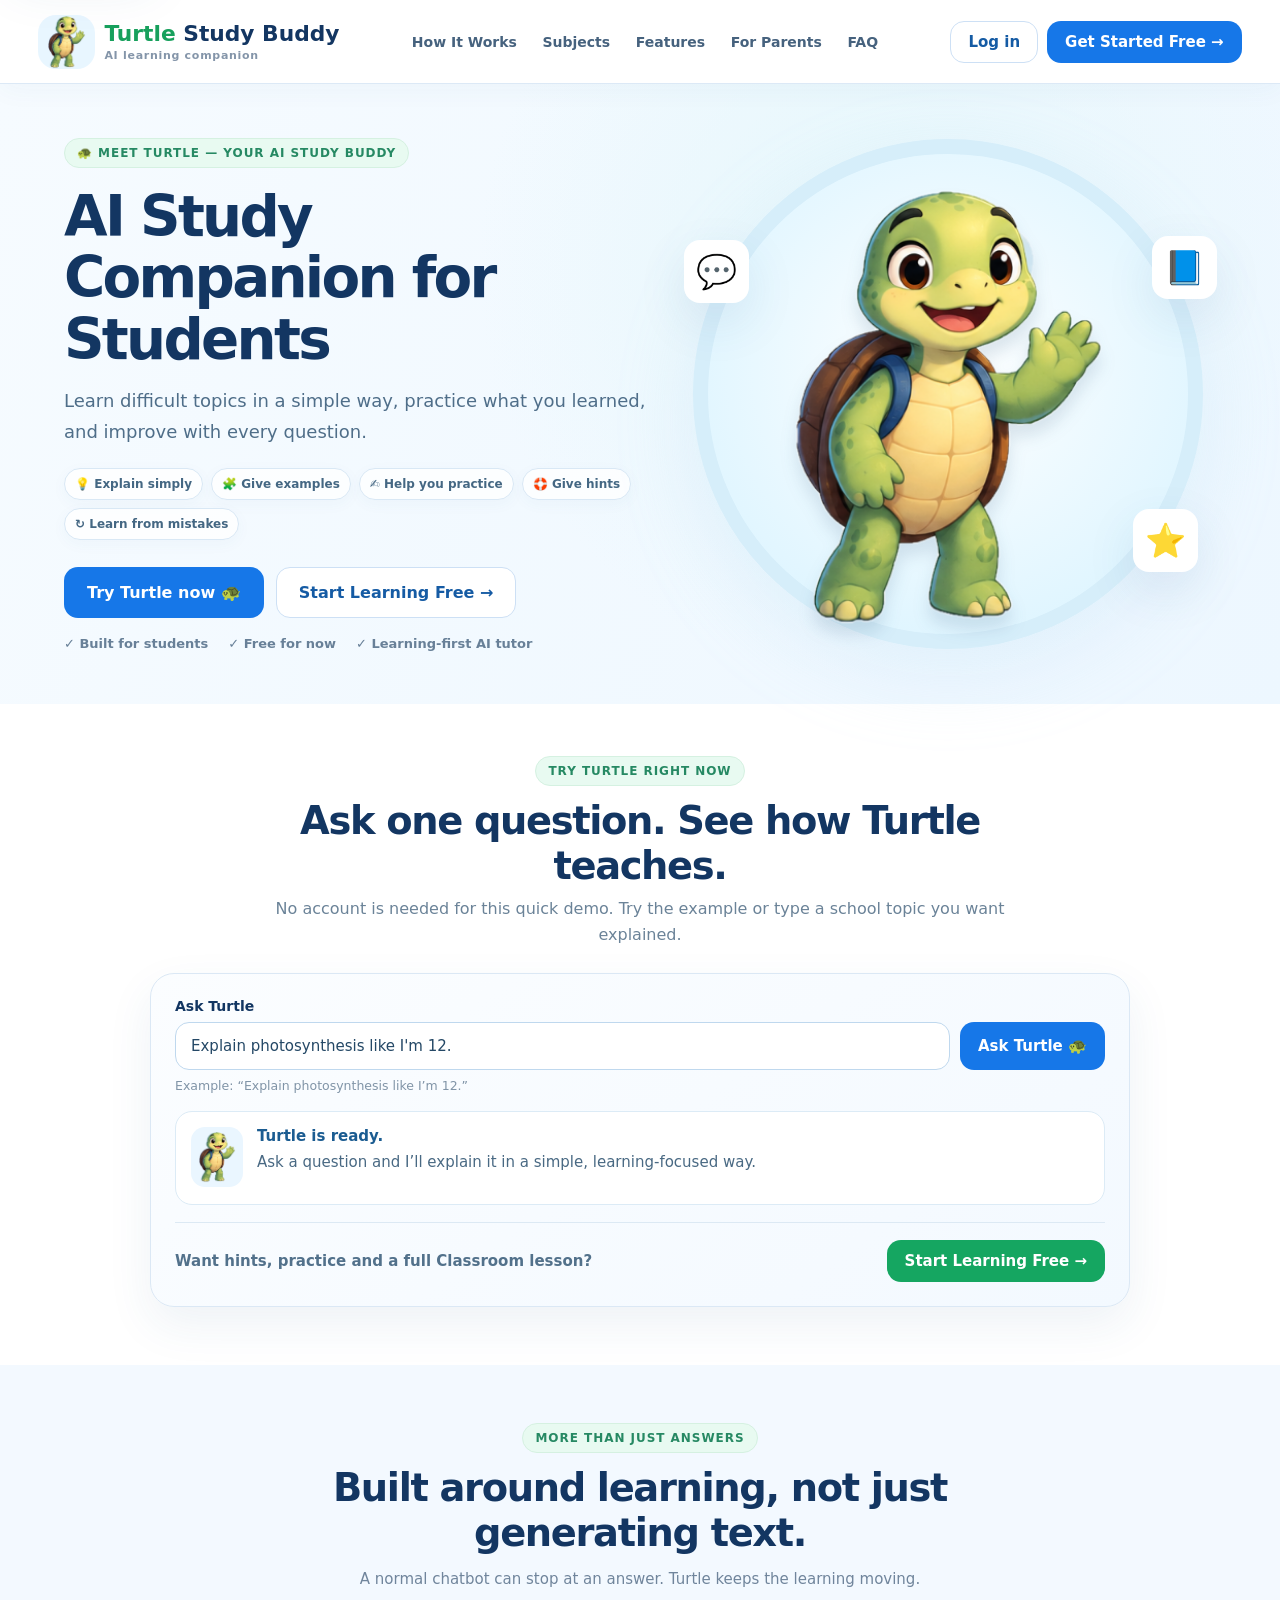
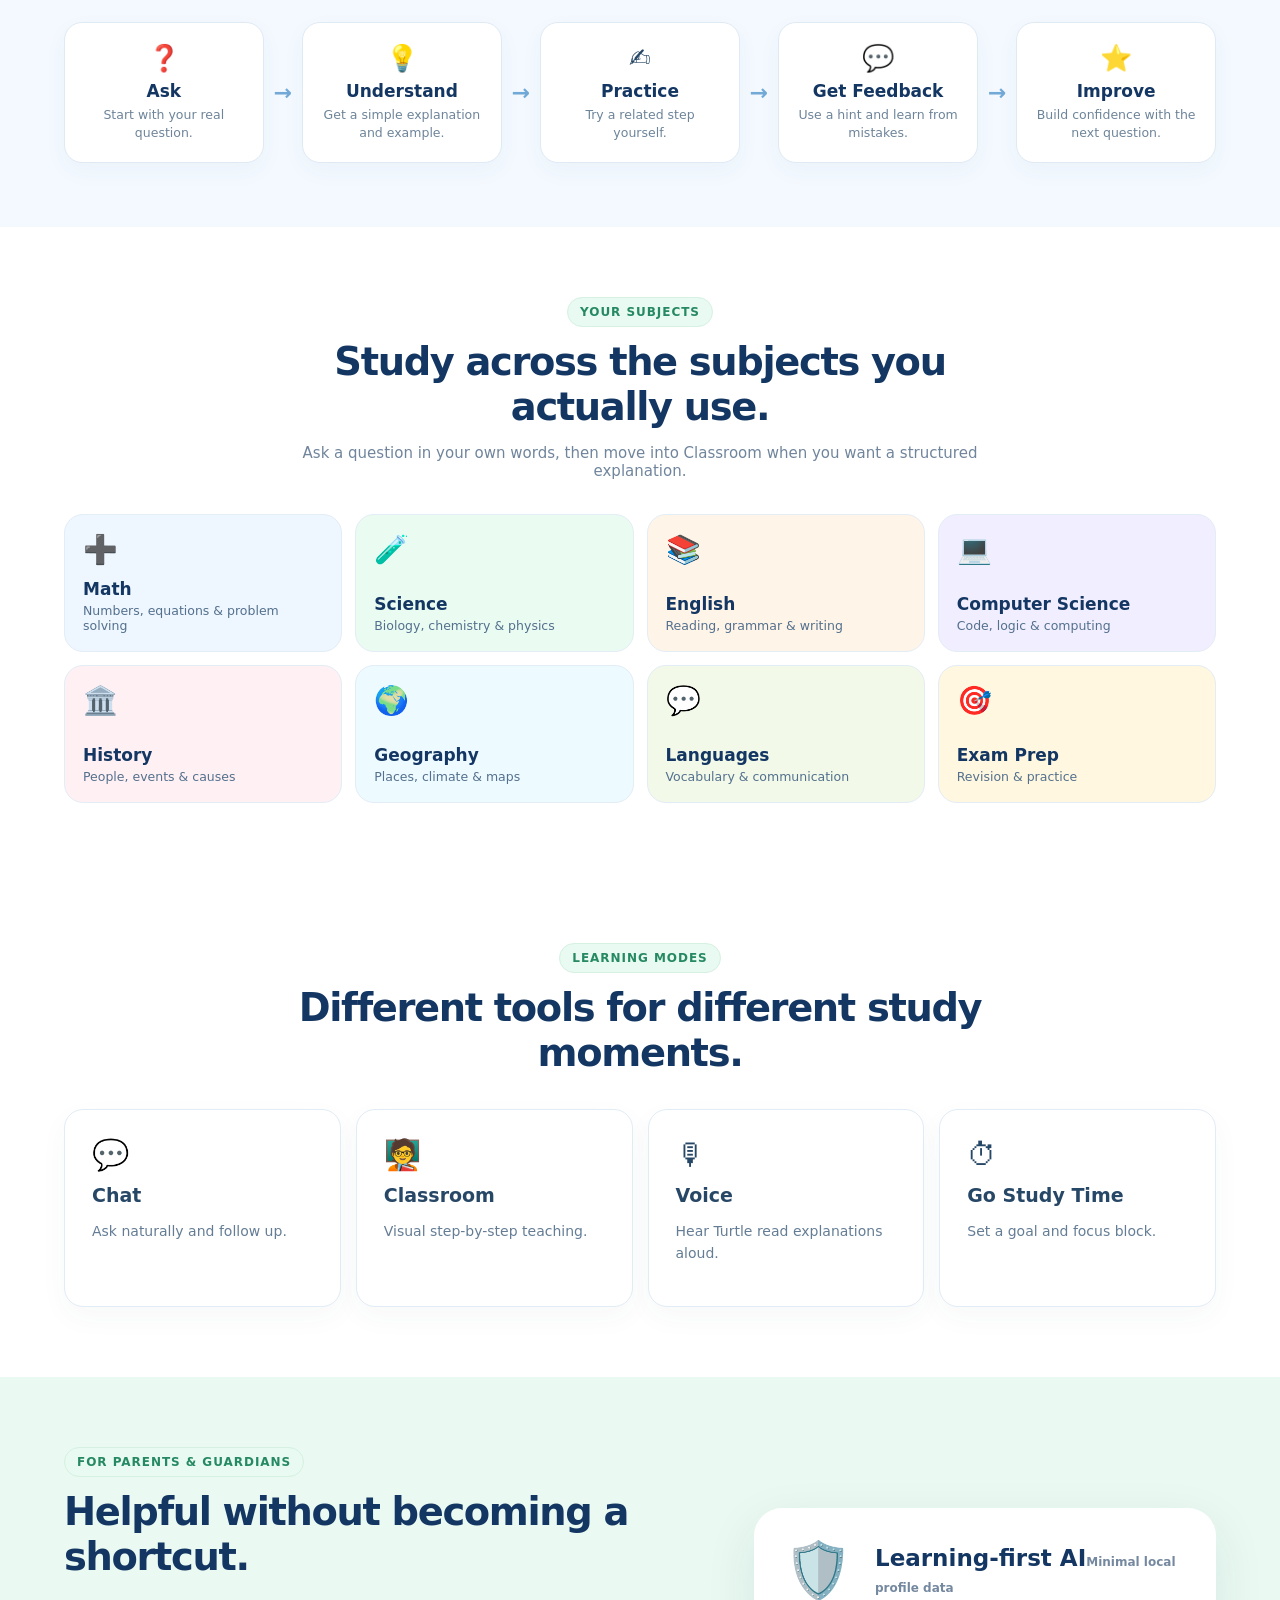
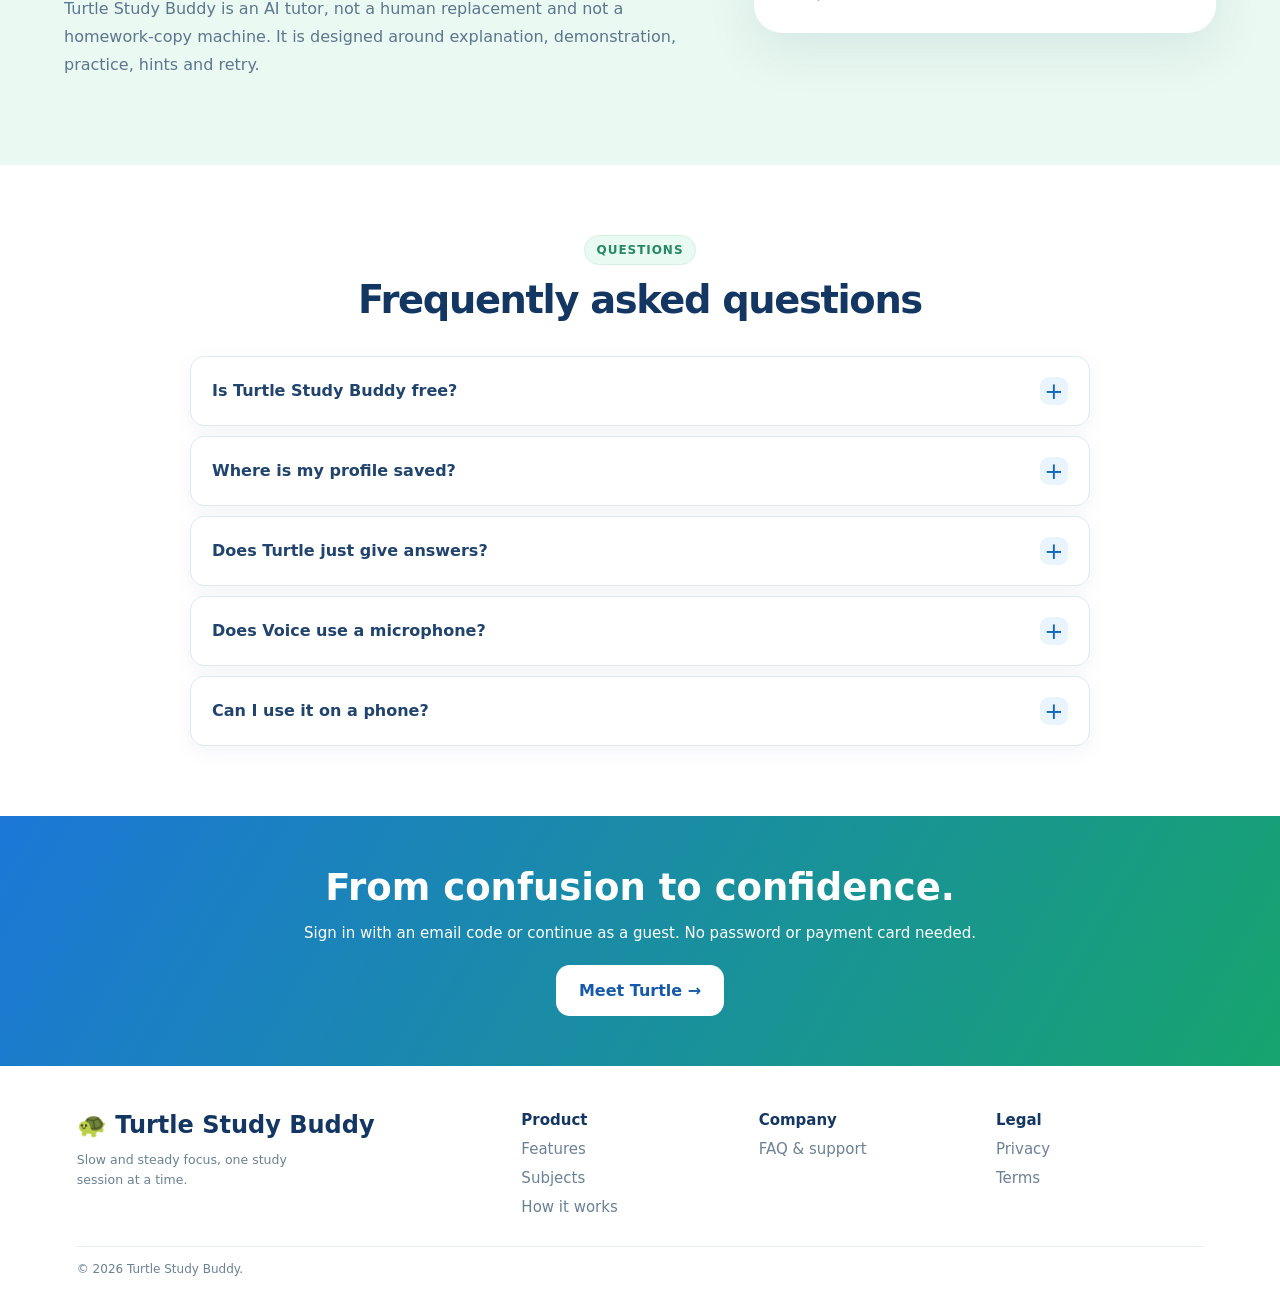
<file: index.html>
<!doctype html>
<html lang="en"><head>
<meta charset="utf-8"/><meta content="width=device-width,initial-scale=1" name="viewport"/><meta content="#f7fbff" name="theme-color"/>
<title>Turtle Study Buddy | AI Study Companion for Students</title><meta content="Turtle Study Buddy is an AI study companion that helps students understand difficult topics with simple explanations, examples, hints, and practice." name="description"/><meta content="index,follow" name="robots"/>
<link href="https://turtle-study-buddy.pages.dev/" rel="canonical"/><link href="favicon.ico" rel="icon" sizes="any"/><link href="favicon.png" rel="icon" type="image/png"/>
<meta content="website" property="og:type"/><meta content="Turtle Study Buddy — AI Study Companion for Students" property="og:title"/><meta content="Turtle doesn’t just give you answers. It helps you understand them through simple explanations, examples, hints and practice." property="og:description"/>
<meta content="https://turtle-study-buddy.pages.dev/" property="og:url"/><meta content="https://turtle-study-buddy.pages.dev/assets/og-image.png" property="og:image"/>
<meta content="summary_large_image" name="twitter:card"/><link href="assets/css/site.css" rel="stylesheet"/>
<meta name="google-site-verification" content="Xlsjcp3GYE3N4XjeU2lMOaMOISOszyAjkabb6DeTIyE" /></head><body><a class="skip" href="#main">Skip to content</a><header class="site-head"><a class="brand" href="index.html"><span class="brand-avatar"><img alt="" src="assets/turtle/turtle-static.png"/></span><span><strong><span class="green-text">Turtle</span> Study Buddy</strong><small>AI learning companion</small></span></a><nav class="public-nav"><a href="index.html#how-it-works">How It Works</a><a href="index.html#subjects">Subjects</a><a href="index.html#features">Features</a><a href="index.html#for-parents">For Parents</a><a href="faq.html">FAQ</a></nav><div class="head-right"><a class="btn btn-light" href="start.html">Log in</a><a class="btn btn-blue" href="start.html">Get Started Free →</a></div></header><main class="landing" id="main">

<section aria-labelledby="hero-title" class="hero hero-clear">
<div class="hero-text">
<span class="eyebrow">🐢 MEET TURTLE — YOUR AI STUDY BUDDY</span>
<h1 id="hero-title">AI Study Companion for Students</h1>
<p class="hero-lead">Learn difficult topics in a simple way, practice what you learned, and improve with every question.</p>
<div aria-label="What Turtle can help with" class="capability-strip">
<span>💡 Explain simply</span>
<span>🧩 Give examples</span>
<span>✍️ Help you practice</span>
<span>🛟 Give hints</span>
<span>↻ Learn from mistakes</span>
</div>
<div class="hero-buttons">
<a class="btn btn-blue btn-big" href="#try-turtle">Try Turtle now 🐢</a>
<a class="btn btn-light btn-big" href="start.html">Start Learning Free →</a>
</div>
<div class="mini-perks"><span>✓ Built for students</span><span>✓ Free for now</span><span>✓ Learning-first AI tutor</span></div>
</div>
<div class="hero-art">
<div class="hero-orbit">
<img alt="Smiling green Turtle Study Buddy mascot" class="hero-turtle" src="assets/turtle/turtle-static.png"/>
<div aria-hidden="true" class="hero-tile tile-a">💬</div>
<div aria-hidden="true" class="hero-tile tile-b">📘</div>
<div aria-hidden="true" class="hero-tile tile-c">⭐</div>
</div>
</div>
</section>
<section aria-labelledby="try-title" class="home-section try-section" id="try-turtle">
<div class="try-copy">
<span class="eyebrow">TRY TURTLE RIGHT NOW</span>
<h2 id="try-title">Ask one question. See how Turtle teaches.</h2>
<p>No account is needed for this quick demo. Try the example or type a school topic you want explained.</p>
</div>
<div class="try-shell">
<div class="try-prompt">
<label for="homeDemoInput">Ask Turtle</label>
<div class="try-input-row">
<input aria-describedby="homeDemoHint" id="homeDemoInput" maxlength="600" value="Explain photosynthesis like I'm 12."/>
<button class="btn btn-blue" id="homeDemoAsk" type="button">Ask Turtle 🐢</button>
</div>
<small id="homeDemoHint">Example: “Explain photosynthesis like I’m 12.”</small>
</div>
<div aria-live="polite" class="try-response" id="homeDemoResponse">
<img alt="" aria-hidden="true" src="assets/turtle/turtle-static.png"/>
<div class="try-bubble">
<strong>Turtle is ready.</strong>
<p>Ask a question and I’ll explain it in a simple, learning-focused way.</p>
</div>
</div>
<div class="try-footer">
<span>Want hints, practice and a full Classroom lesson?</span>
<a class="btn btn-green" href="start.html">Start Learning Free →</a>
</div>
</div>
</section>




<section class="home-section light-section learning-loop-section" id="how-it-works">
<div class="section-head">
<span class="eyebrow">MORE THAN JUST ANSWERS</span>
<h2>Built around learning, not just generating text.</h2>
<p>A normal chatbot can stop at an answer. Turtle keeps the learning moving.</p>
</div>
<div aria-label="Turtle learning flow" class="learning-flow">
<article><span class="flow-icon">❓</span><b>Ask</b><small>Start with your real question.</small></article>
<i aria-hidden="true">→</i>
<article><span class="flow-icon">💡</span><b>Understand</b><small>Get a simple explanation and example.</small></article>
<i aria-hidden="true">→</i>
<article><span class="flow-icon">✍️</span><b>Practice</b><small>Try a related step yourself.</small></article>
<i aria-hidden="true">→</i>
<article><span class="flow-icon">💬</span><b>Get Feedback</b><small>Use a hint and learn from mistakes.</small></article>
<i aria-hidden="true">→</i>
<article><span class="flow-icon">⭐</span><b>Improve</b><small>Build confidence with the next question.</small></article>
</div>
</section><section class="home-section" id="subjects"><div class="section-head"><span class="eyebrow">YOUR SUBJECTS</span><h2>Study across the subjects you actually use.</h2><p>Ask a question in your own words, then move into Classroom when you want a structured explanation.</p></div><div class="subject-cards"><article class="subject-card subject-c0"><span>➕</span><strong>Math</strong><small>Numbers, equations &amp; problem solving</small></article><article class="subject-card subject-c1"><span>🧪</span><strong>Science</strong><small>Biology, chemistry &amp; physics</small></article><article class="subject-card subject-c2"><span>📚</span><strong>English</strong><small>Reading, grammar &amp; writing</small></article><article class="subject-card subject-c3"><span>💻</span><strong>Computer Science</strong><small>Code, logic &amp; computing</small></article><article class="subject-card subject-c4"><span>🏛️</span><strong>History</strong><small>People, events &amp; causes</small></article><article class="subject-card subject-c5"><span>🌍</span><strong>Geography</strong><small>Places, climate &amp; maps</small></article><article class="subject-card subject-c6"><span>💬</span><strong>Languages</strong><small>Vocabulary &amp; communication</small></article><article class="subject-card subject-c7"><span>🎯</span><strong>Exam Prep</strong><small>Revision &amp; practice</small></article></div></section>

<section class="home-section" id="features"><div class="section-head"><span class="eyebrow">LEARNING MODES</span><h2>Different tools for different study moments.</h2></div><div class="mode-showcase"><div>💬<strong>Chat</strong><p>Ask naturally and follow up.</p></div><div>🧑‍🏫<strong>Classroom</strong><p>Visual step-by-step teaching.</p></div><div>🎙<strong>Voice</strong><p>Hear Turtle read explanations aloud.</p></div><div>⏱<strong>Go Study Time</strong><p>Set a goal and focus block.</p></div></div></section>
<section class="home-section parents" id="for-parents"><div><span class="eyebrow">FOR PARENTS &amp; GUARDIANS</span><h2>Helpful without becoming a shortcut.</h2><p>Turtle Study Buddy is an AI tutor, not a human replacement and not a homework-copy machine. It is designed around explanation, demonstration, practice, hints and retry.</p></div><div class="parent-decor">🛡️<span>Learning-first AI<small>Minimal local profile data</small></span></div></section>
<section class="home-section faq-section" id="faq"><div class="section-head"><span class="eyebrow">QUESTIONS</span><h2>Frequently asked questions</h2></div><div class="faq-list"><details><summary>Is Turtle Study Buddy free?</summary><p>Yes. The current live preview is free. There is no paid plan or checkout.</p></details><details><summary>Where is my profile saved?</summary><p>Guest mode keeps your nickname, age band, subject and local history in this browser. If you verify an email account, your profile and learning history can sync across devices. Questions sent to Turtle still go to the site’s Cloudflare AI function to generate replies.</p></details><details><summary>Does Turtle just give answers?</summary><p>The tutor is instructed to explain, demonstrate and give a short practice step instead of pretending learning is only about copying an answer.</p></details><details><summary>Does Voice use a microphone?</summary><p>No. Voice currently reads text aloud. It does not capture or store microphone audio.</p></details><details><summary>Can I use it on a phone?</summary><p>Yes. The home and learner pages adapt to smaller screens.</p></details></div></section>
<section class="home-last"><h2>From confusion to confidence.</h2><p>Sign in with an email code or continue as a guest. No password or payment card needed.</p><a class="btn btn-white btn-big" href="start.html">Meet Turtle →</a></section><footer class="footer"><div class="foot-brand"><b>🐢 Turtle Study Buddy</b><small>Slow and steady focus, one study session at a time.</small></div><div><b>Product</b><a href="index.html#features">Features</a><a href="index.html#subjects">Subjects</a><a href="index.html#how-it-works">How it works</a></div><div><b>Company</b><a href="faq.html">FAQ &amp; support</a></div><div class="legal-links"><b>Legal</b><a href="privacy.html">Privacy</a><a href="terms.html">Terms</a></div><div class="copyright">© 2026 Turtle Study Buddy.</div></footer></main><script src="assets/js/home.js" type="module"></script></body></html>
</file>
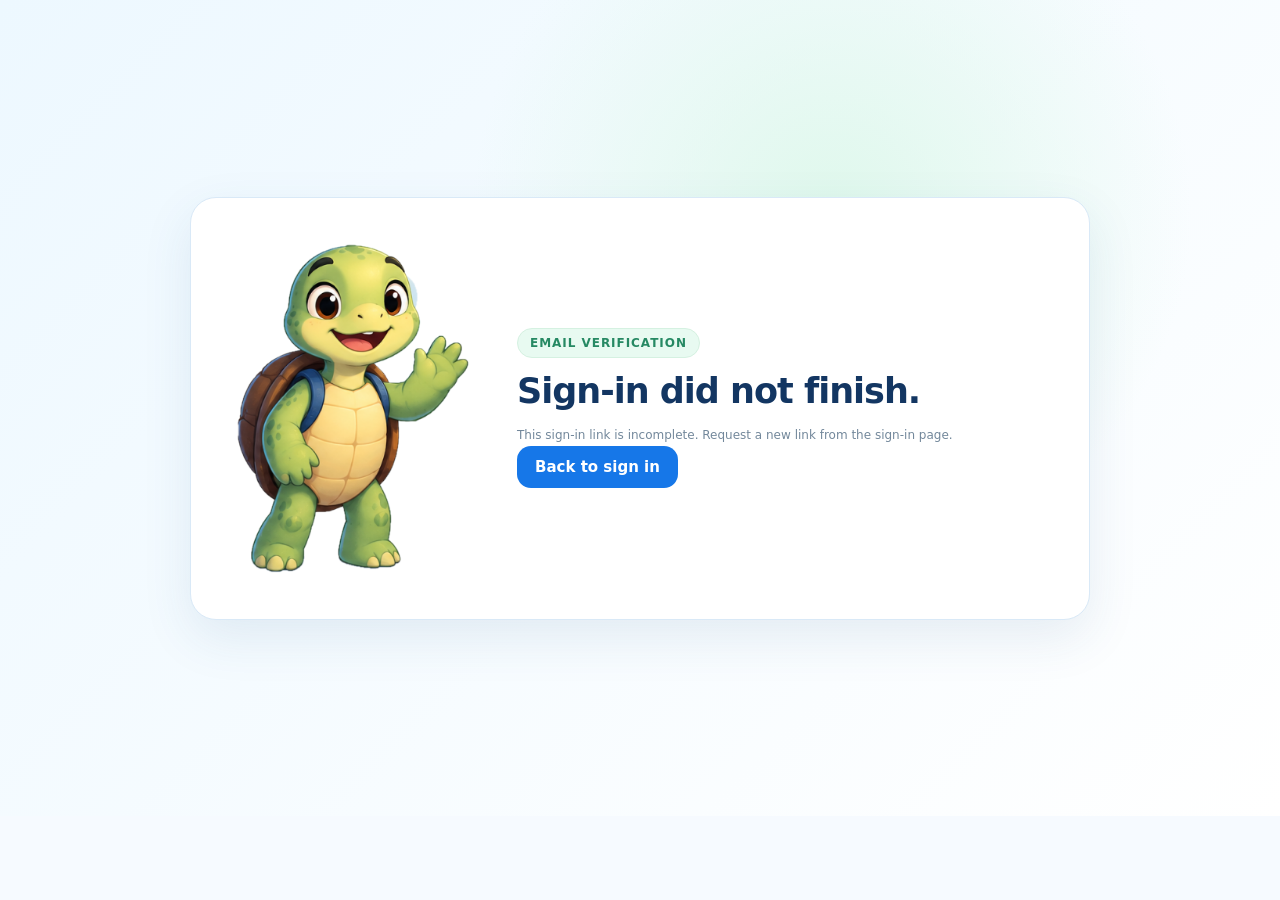
<file: auth-callback.html>
<!doctype html><html lang="en"><head><meta charset="UTF-8"><meta name="viewport" content="width=device-width,initial-scale=1"><meta name="robots" content="noindex,nofollow"><title>Verifying email — Turtle Study Buddy</title><link rel="icon" href="favicon.ico" sizes="any"><link rel="stylesheet" href="assets/css/site.css"></head><body><main class="auth-screen"><section class="auth-card auth-card-account"><img src="assets/turtle/turtle-static.png" alt="Turtle Study Buddy"><div><span class="eyebrow">EMAIL VERIFICATION</span><h1 id="callbackTitle">Signing you in…</h1><p id="callbackStatus">Please wait while Turtle verifies your email session.</p><p class="form-error" id="callbackError" role="alert"></p><a class="btn btn-blue hidden" id="backToLogin" href="start.html">Back to sign in</a></div></section></main><script type="module" src="assets/js/auth-callback.js"></script></body></html>
</file>
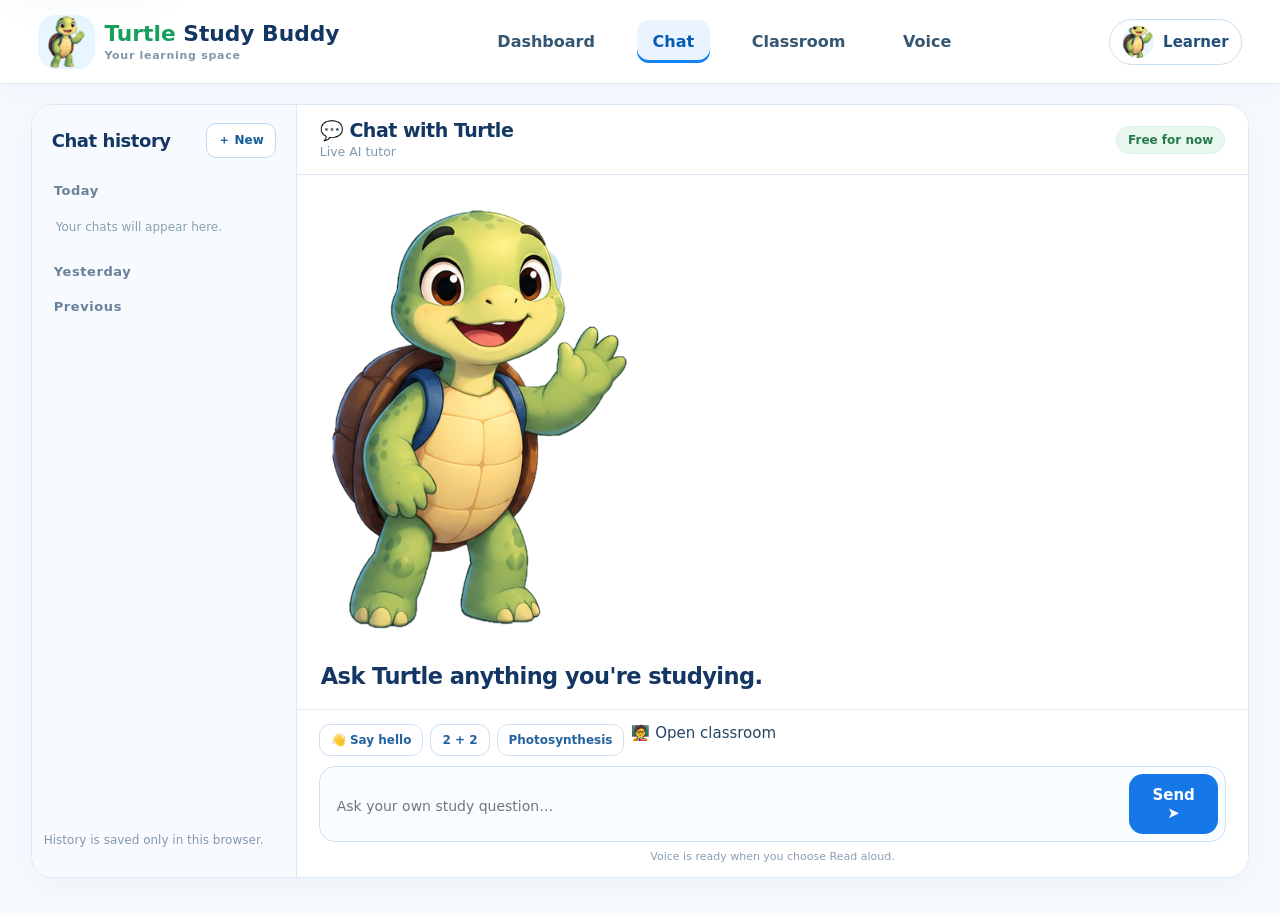
<file: chat.html>
<!doctype html><html lang="en"><head>
<meta charset="UTF-8"><meta name="viewport" content="width=device-width,initial-scale=1"><meta name="theme-color" content="#f7fbff">
<title>Chat — Turtle Study Buddy</title><meta name="description" content="Chat with Turtle Study Buddy."><meta name="robots" content="noindex,nofollow">
<link rel="canonical" href="https://turtle-study-buddy.pages.dev/chat.html"><link rel="icon" href="favicon.ico" sizes="any"><link rel="icon" type="image/png" href="favicon.png">
<meta property="og:type" content="website"><meta property="og:title" content="Chat — Turtle Study Buddy"><meta property="og:description" content="Chat with Turtle Study Buddy.">
<meta property="og:url" content="https://turtle-study-buddy.pages.dev/chat.html"><meta property="og:image" content="https://turtle-study-buddy.pages.dev/assets/og-image.png">
<meta name="twitter:card" content="summary_large_image"><link rel="stylesheet" href="assets/css/site.css">
</head><body><a class="skip" href="#main">Skip to content</a><header class="site-head"><a class="brand" href="dashboard.html"><span class="brand-avatar"><img src="assets/turtle/turtle-static.png" alt=""></span><span><strong><span class="green-text">Turtle</span> Study Buddy</strong><small>Your learning space</small></span></a><nav class="workspace-nav"><a class="nav-link " href="dashboard.html">Dashboard</a><a class="nav-link active" href="chat.html">Chat</a><a class="nav-link " href="classroom.html">Classroom</a><a class="nav-link " href="voice.html">Voice</a></nav><div class="head-right"><a class="profile-chip" href="profile.html"><img data-profile-avatar src="assets/turtle/turtle-static.png" alt=""><span data-profile-name>Learner</span></a></div></header><main id="main" class="workspace"><div class="panel chat-layout"><aside class="history-rail"><div class="rail-top"><h2>Chat history</h2><button class="new-chat" id="newChat" type="button">＋ New</button></div><div id="threadList"></div><div class="voice-spacer"></div><p class="small-muted">History is saved only in this browser.</p></aside><section class="chat-main"><div class="chat-top"><div><h1>💬 Chat with Turtle</h1><small>Live AI tutor</small></div><span class="chip">Free for now</span></div><div class="chat-messages" id="messages"></div><div class="chat-footer"><div class="suggestions"><button type="button" data-suggest="Hi, Turtle!">👋 Say hello</button><button type="button" data-suggest="What is 2 + 2?">2 + 2</button><button type="button" data-suggest="How do plants make food?">Photosynthesis</button><a href="classroom.html">🧑‍🏫 Open classroom</a></div><form id="chatForm" class="composer"><textarea id="chatInput" aria-label="Message Turtle" rows="1" maxlength="1200" required placeholder="Ask your own study question…"></textarea><button class="btn btn-blue" id="sendBtn" type="submit">Send ➤</button></form><div id="voiceStatus" class="disclaimer">Voice is ready when you choose Read aloud. <span id="voiceProvider"></span></div></div></section></div></main><script type="module" src="assets/js/chat.js"></script></body></html>
</file>
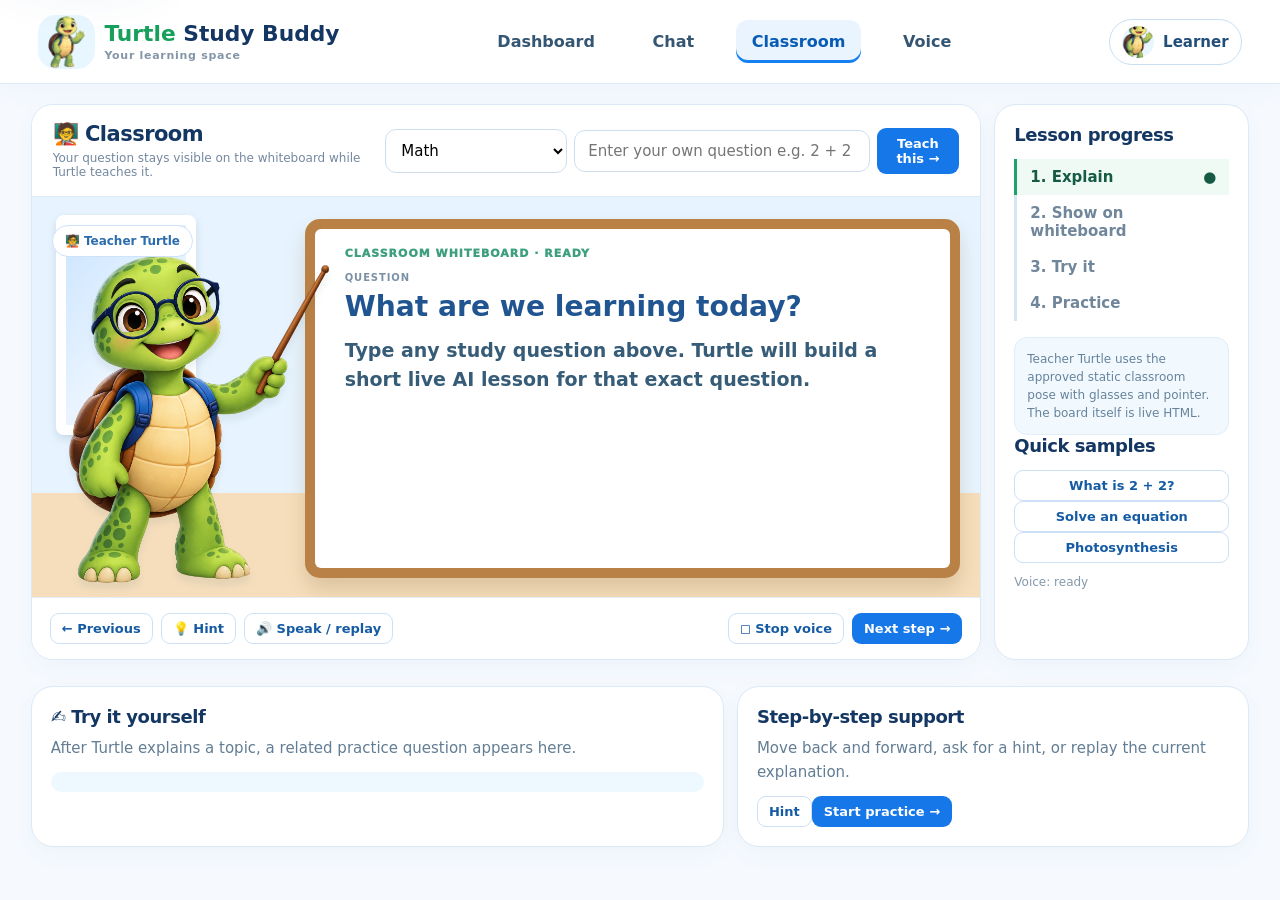
<file: classroom.html>
<!doctype html><html lang="en"><head>
<meta charset="UTF-8"><meta name="viewport" content="width=device-width,initial-scale=1"><meta name="theme-color" content="#f7fbff">
<title>Classroom — Turtle Study Buddy</title><meta name="description" content="Learn step by step with Turtle Study Buddy on a digital whiteboard."><meta name="robots" content="noindex,nofollow">
<link rel="canonical" href="https://turtle-study-buddy.pages.dev/classroom.html"><link rel="icon" href="favicon.ico" sizes="any"><link rel="icon" type="image/png" href="favicon.png">
<meta property="og:type" content="website"><meta property="og:title" content="Classroom — Turtle Study Buddy"><meta property="og:description" content="Learn step by step with Turtle Study Buddy on a digital whiteboard.">
<meta property="og:url" content="https://turtle-study-buddy.pages.dev/classroom.html"><meta property="og:image" content="https://turtle-study-buddy.pages.dev/assets/og-image.png">
<meta name="twitter:card" content="summary_large_image"><link rel="stylesheet" href="assets/css/site.css">
</head><body><a class="skip" href="#main">Skip to content</a><header class="site-head"><a class="brand" href="dashboard.html"><span class="brand-avatar"><img src="assets/turtle/turtle-static.png" alt=""></span><span><strong><span class="green-text">Turtle</span> Study Buddy</strong><small>Your learning space</small></span></a><nav class="workspace-nav"><a class="nav-link " href="dashboard.html">Dashboard</a><a class="nav-link " href="chat.html">Chat</a><a class="nav-link active" href="classroom.html">Classroom</a><a class="nav-link " href="voice.html">Voice</a></nav><div class="head-right"><a class="profile-chip" href="profile.html"><img data-profile-avatar src="assets/turtle/turtle-static.png" alt=""><span data-profile-name>Learner</span></a></div></header><main id="main" class="workspace"><div class="study-page"><div class="classroom-layout"><section class="panel classroom-main"><header class="study-bar"><div><h1>🧑‍🏫 Classroom</h1><p>Your question stays visible on the whiteboard while Turtle teaches it.</p></div><form class="study-entry" id="studyForm"><select id="studySubject" aria-label="Subject"><option>Math</option><option>Science</option><option>English</option><option>Computer Science</option><option>History</option><option>Geography</option><option>Languages</option><option>Exam Prep</option></select><input id="studyQuery" required maxlength="600" placeholder="Enter your own question e.g. 2 + 2 = ?" aria-label="Question for Classroom whiteboard"><button class="btn btn-blue small-btn" id="teachBtn" type="submit">Teach this →</button></form></header><div class="classroom-scene"><span class="voice-label" id="speakingLabel">🧑‍🏫 Teacher Turtle</span><div class="teacher-figure"><img id="teacherTurtle" src="assets/turtle/turtle-teacher.png" alt="Turtle wearing glasses and holding a wooden pointer"></div><div class="board-frame"><div class="board" id="boardContent"><span class="board-label">CLASSROOM WHITEBOARD · READY</span><div class="board-question"><small>QUESTION</small>What are we learning today?</div><p class="board-text">Type any study question above. Turtle will build a short live AI lesson for that exact question.</p></div></div></div><div class="lesson-tools"><div class="tools-left"><button class="btn btn-light small-btn" type="button" id="studyPrev">← Previous</button><button class="btn btn-light small-btn" type="button" id="studyHint">💡 Hint</button><button class="btn btn-light small-btn" type="button" id="studySpeak">🔊 Speak / replay</button></div><div class="tools-right"><button class="btn btn-light small-btn" type="button" id="studyMute">◻ Stop voice</button><button class="btn btn-blue small-btn" type="button" id="studyNext">Next step →</button></div></div></section><aside class="panel study-side"><h3>Lesson progress</h3><div id="studyProgress"><div class="side-step on"><span>1. Explain</span>●</div><div class="side-step"><span>2. Show on whiteboard</span></div><div class="side-step"><span>3. Try it</span></div><div class="side-step"><span>4. Practice</span></div></div><div class="study-card">Teacher Turtle uses the approved static classroom pose with glasses and pointer. The board itself is live HTML.</div><h3>Quick samples</h3><button class="btn btn-light small-btn full" data-study-example="What is 2 + 2?" type="button">What is 2 + 2?</button><button class="btn btn-light small-btn full" data-study-example="Solve 3x + 5 = 20" type="button">Solve an equation</button><button class="btn btn-light small-btn full" data-study-example="How do plants make food?" type="button">Photosynthesis</button><p class="small-muted">Voice: <span id="classVoiceProvider">ready</span></p></aside></div><section class="study-activity"><div class="panel activity-card"><h3>✍ Try it yourself</h3><p id="practiceQuestion">After Turtle explains a topic, a related practice question appears here.</p><div id="practiceBox" class="practice-hidden"><form class="answer-form" id="answerForm"><input id="practiceAnswer" maxlength="200" placeholder="Type your answer" required><button type="submit" class="btn btn-green">Check answer</button></form></div><div id="practiceFeedback" class="feedback"></div></div><div class="panel activity-card"><h3>Step-by-step support</h3><p>Move back and forward, ask for a hint, or replay the current explanation.</p><div class="tools-left"><button class="btn btn-light small-btn" id="practiceHint" type="button">Hint</button><button class="btn btn-blue small-btn" id="startPractice" type="button">Start practice →</button></div></div></section></div></main><script type="module" src="assets/js/classroom.js"></script></body></html>
</file>
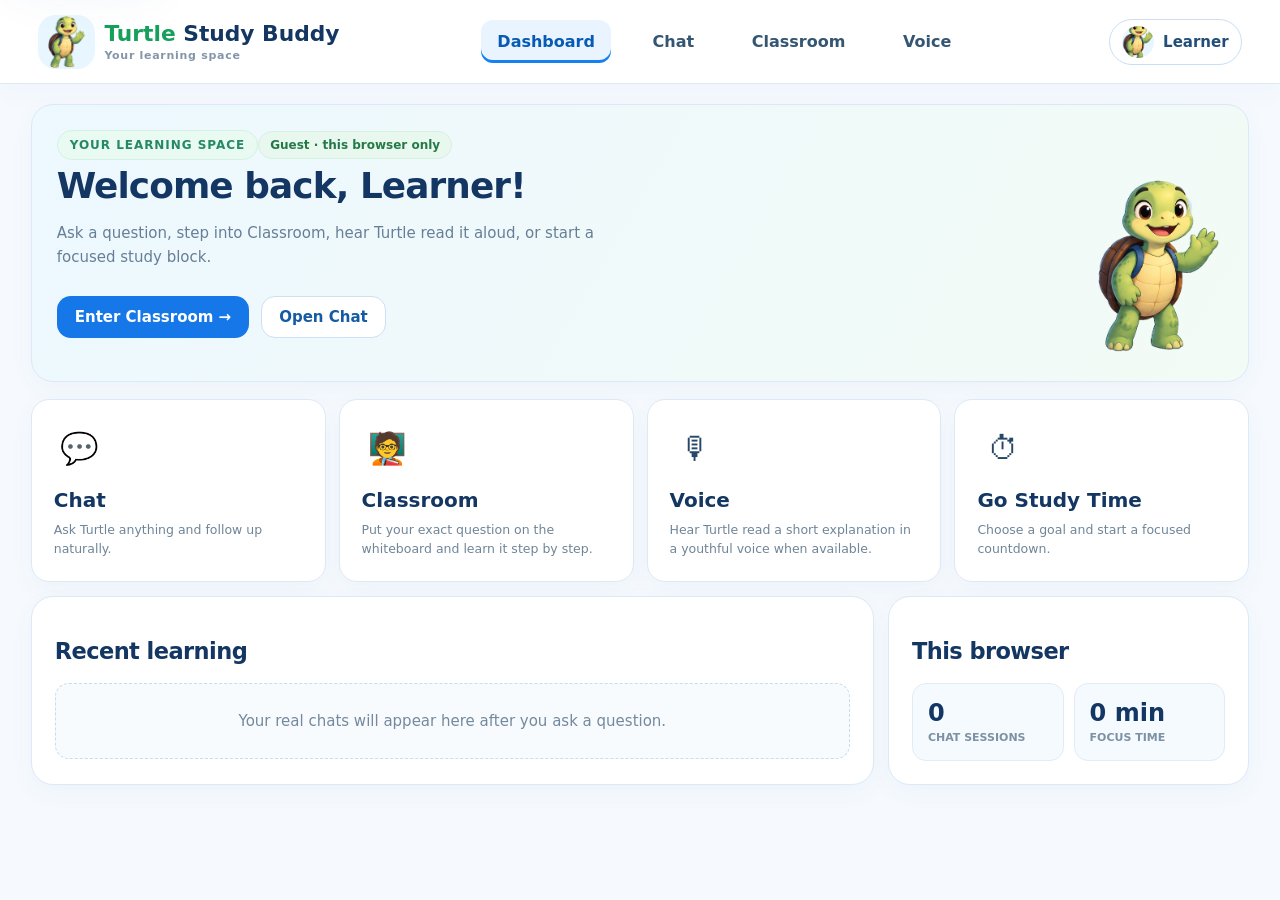
<file: dashboard.html>
<!doctype html><html lang="en"><head>
<meta charset="UTF-8"><meta name="viewport" content="width=device-width,initial-scale=1"><meta name="theme-color" content="#f7fbff">
<title>Dashboard — Turtle Study Buddy</title><meta name="description" content="Turtle Study Buddy learner dashboard."><meta name="robots" content="noindex,nofollow">
<link rel="canonical" href="https://turtle-study-buddy.pages.dev/dashboard.html"><link rel="icon" href="favicon.ico" sizes="any"><link rel="icon" type="image/png" href="favicon.png">
<meta property="og:type" content="website"><meta property="og:title" content="Dashboard — Turtle Study Buddy"><meta property="og:description" content="Turtle Study Buddy learner dashboard.">
<meta property="og:url" content="https://turtle-study-buddy.pages.dev/dashboard.html"><meta property="og:image" content="https://turtle-study-buddy.pages.dev/assets/og-image.png">
<meta name="twitter:card" content="summary_large_image"><link rel="stylesheet" href="assets/css/site.css">
</head><body><a class="skip" href="#main">Skip to content</a><header class="site-head"><a class="brand" href="dashboard.html"><span class="brand-avatar"><img src="assets/turtle/turtle-static.png" alt=""></span><span><strong><span class="green-text">Turtle</span> Study Buddy</strong><small>Your learning space</small></span></a><nav class="workspace-nav"><a class="nav-link active" href="dashboard.html">Dashboard</a><a class="nav-link " href="chat.html">Chat</a><a class="nav-link " href="classroom.html">Classroom</a><a class="nav-link " href="voice.html">Voice</a></nav><div class="head-right"><a class="profile-chip" href="profile.html"><img data-profile-avatar src="assets/turtle/turtle-static.png" alt=""><span data-profile-name>Learner</span></a></div></header><main id="main" class="workspace"><section class="panel dash-intro"><div><div class="dash-kickers"><span class="eyebrow">YOUR LEARNING SPACE</span><span id="accountBadge" class="chip">Guest · this browser only</span></div><h1>Welcome back, <span data-profile-name>Learner</span>!</h1><p>Ask a question, step into Classroom, hear Turtle read it aloud, or start a focused study block.</p><div class="hero-buttons"><a class="btn btn-blue" href="classroom.html">Enter Classroom →</a><a class="btn btn-light" href="chat.html">Open Chat</a></div></div><img src="assets/turtle/turtle-static.png" alt="Friendly Turtle Study Buddy"></section><section class="app-grid"><a class="mode-card" href="chat.html"><span class="mode-icon">💬</span><b>Chat</b><small>Ask Turtle anything and follow up naturally.</small></a><a class="mode-card" href="classroom.html"><span class="mode-icon">🧑‍🏫</span><b>Classroom</b><small>Put your exact question on the whiteboard and learn it step by step.</small></a><a class="mode-card" href="voice.html"><span class="mode-icon">🎙</span><b>Voice</b><small>Hear Turtle read a short explanation in a youthful voice when available.</small></a><a class="mode-card" href="focus.html"><span class="mode-icon">⏱</span><b>Go Study Time</b><small>Choose a goal and start a focused countdown.</small></a></section><section class="dash-lower"><div class="panel padd"><h2>Recent learning</h2><div id="recentLearning" class="recent-empty">Your real chats will appear here after you ask a question.</div></div><div class="panel padd"><h2>This browser</h2><div class="stat-grid"><div class="stat"><b id="statSessions">0</b><span>CHAT SESSIONS</span></div><div class="stat"><b id="statFocus">0 min</b><span>FOCUS TIME</span></div></div></div></section></main><script type="module" src="assets/js/site.js"></script><script type="module" src="assets/js/dashboard.js"></script></body></html>
</file>
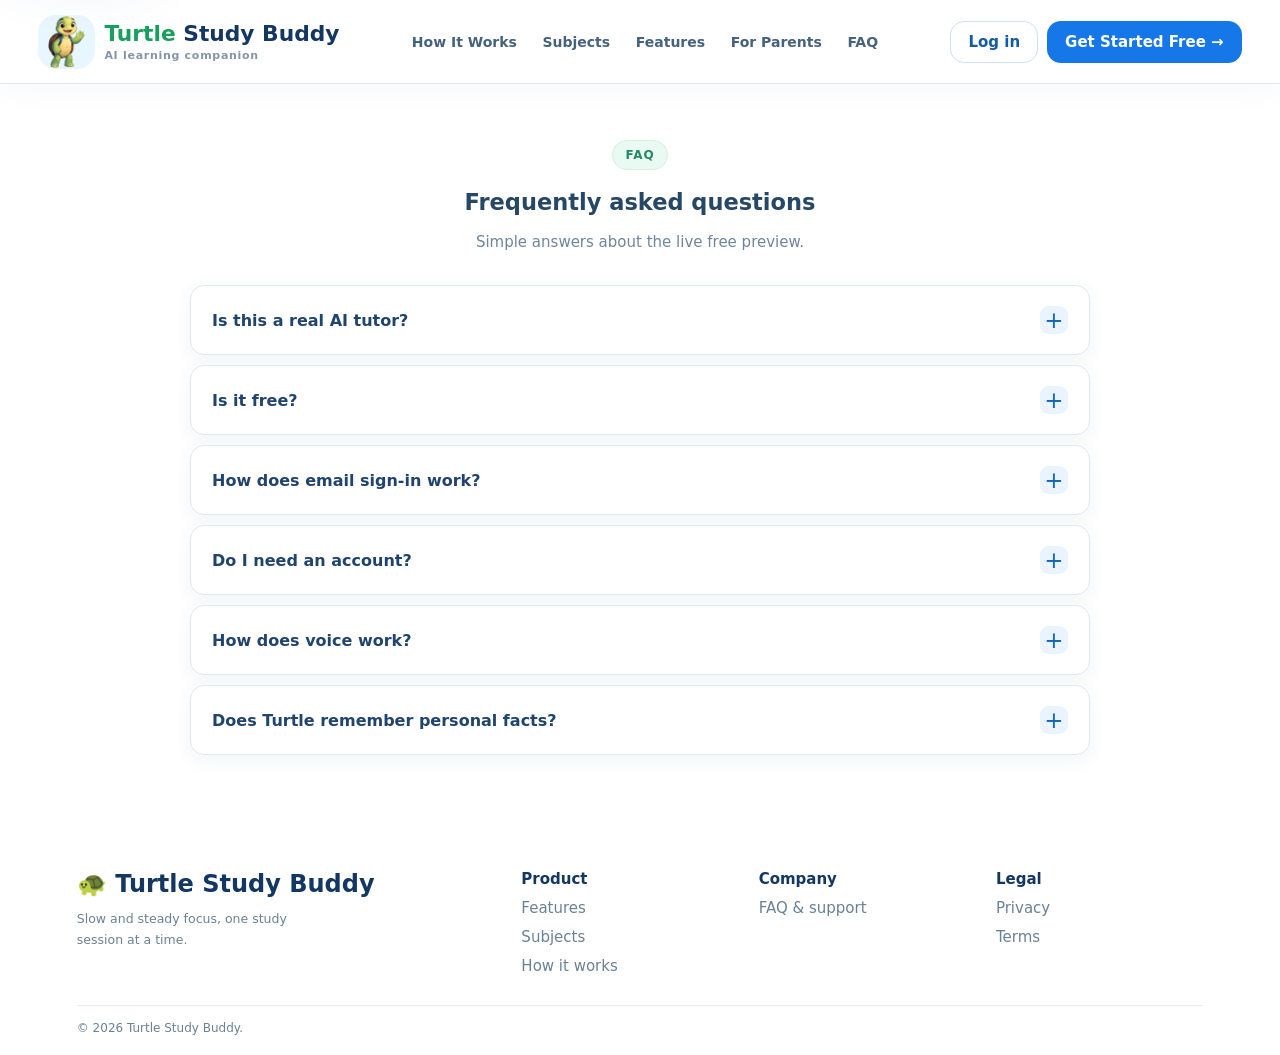
<file: faq.html>
<!doctype html><html lang="en"><head>
<meta charset="UTF-8"><meta name="viewport" content="width=device-width,initial-scale=1"><meta name="theme-color" content="#f7fbff">
<title>FAQ — Turtle Study Buddy</title><meta name="description" content="Frequently asked questions about Turtle Study Buddy."><meta name="robots" content="index,follow">
<link rel="canonical" href="https://turtle-study-buddy.pages.dev/faq.html"><link rel="icon" href="favicon.ico" sizes="any"><link rel="icon" type="image/png" href="favicon.png">
<meta property="og:type" content="website"><meta property="og:title" content="FAQ — Turtle Study Buddy"><meta property="og:description" content="Frequently asked questions about Turtle Study Buddy.">
<meta property="og:url" content="https://turtle-study-buddy.pages.dev/faq.html"><meta property="og:image" content="https://turtle-study-buddy.pages.dev/assets/og-image.png">
<meta name="twitter:card" content="summary_large_image"><link rel="stylesheet" href="assets/css/site.css">
</head><body><a class="skip" href="#main">Skip to content</a><header class="site-head"><a class="brand" href="index.html"><span class="brand-avatar"><img src="assets/turtle/turtle-static.png" alt=""></span><span><strong><span class="green-text">Turtle</span> Study Buddy</strong><small>AI learning companion</small></span></a><nav class="public-nav"><a href="index.html#how-it-works">How It Works</a><a href="index.html#subjects">Subjects</a><a href="index.html#features">Features</a><a href="index.html#for-parents">For Parents</a><a href="faq.html">FAQ</a></nav><div class="head-right"><a class="btn btn-light" href="start.html">Log in</a><a class="btn btn-blue" href="start.html">Get Started Free →</a></div></header><main id="main" class="public-page"><section class="home-section"><div class="section-head"><span class="eyebrow">FAQ</span><h1>Frequently asked questions</h1><p>Simple answers about the live free preview.</p></div><div class="faq-list"><details><summary>Is this a real AI tutor?</summary><p>Yes. Chat and Classroom call the site’s existing Cloudflare Workers AI function for live responses.</p></details><details><summary>Is it free?</summary><p>Yes. The current site is free for now. There is no paid plan or checkout.</p></details><details><summary>How does email sign-in work?</summary><p>Turtle sends a one-time verification code to your email. No password is required. After verification, your learner data can sync to your account.</p></details><details><summary>Do I need an account?</summary><p>No. You can continue as a guest. If you verify an email account, your profile, chats and focus history can sync across devices.</p></details><details><summary>How does voice work?</summary><p>The site tries a server-generated voice first. If that is unavailable, it automatically uses a voice built into your browser.</p></details><details><summary>Does Turtle remember personal facts?</summary><p>The tutor is instructed not to claim you said something unless it appears in the visible conversation.</p></details></div></section><footer class="footer"><div class="foot-brand"><b>🐢 Turtle Study Buddy</b><small>Slow and steady focus, one study session at a time.</small></div><div><b>Product</b><a href="index.html#features">Features</a><a href="index.html#subjects">Subjects</a><a href="index.html#how-it-works">How it works</a></div><div><b>Company</b><a href="faq.html">FAQ & support</a></div><div class="legal-links"><b>Legal</b><a href="privacy.html">Privacy</a><a href="terms.html">Terms</a></div><div class="copyright">© 2026 Turtle Study Buddy.</div></footer></main></body></html>
</file>
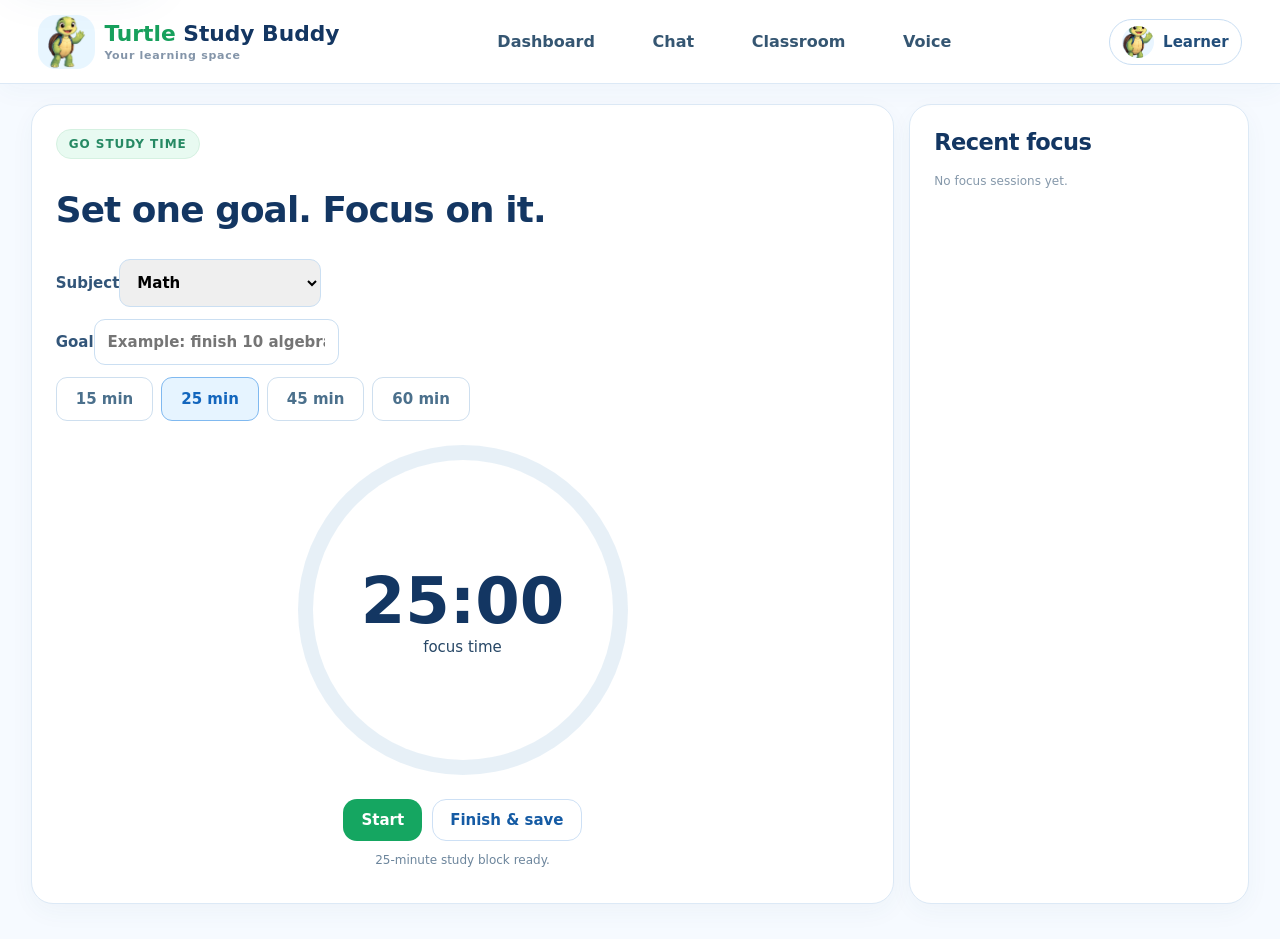
<file: focus.html>
<!doctype html><html lang="en"><head>
<meta charset="UTF-8"><meta name="viewport" content="width=device-width,initial-scale=1"><meta name="theme-color" content="#f7fbff">
<title>Go Study Time — Turtle Study Buddy</title><meta name="description" content="Start a focused study countdown with Turtle Study Buddy."><meta name="robots" content="noindex,nofollow">
<link rel="canonical" href="https://turtle-study-buddy.pages.dev/focus.html"><link rel="icon" href="favicon.ico" sizes="any"><link rel="icon" type="image/png" href="favicon.png">
<meta property="og:type" content="website"><meta property="og:title" content="Go Study Time — Turtle Study Buddy"><meta property="og:description" content="Start a focused study countdown with Turtle Study Buddy.">
<meta property="og:url" content="https://turtle-study-buddy.pages.dev/focus.html"><meta property="og:image" content="https://turtle-study-buddy.pages.dev/assets/og-image.png">
<meta name="twitter:card" content="summary_large_image"><link rel="stylesheet" href="assets/css/site.css">
</head><body><a class="skip" href="#main">Skip to content</a><header class="site-head"><a class="brand" href="dashboard.html"><span class="brand-avatar"><img src="assets/turtle/turtle-static.png" alt=""></span><span><strong><span class="green-text">Turtle</span> Study Buddy</strong><small>Your learning space</small></span></a><nav class="workspace-nav"><a class="nav-link " href="dashboard.html">Dashboard</a><a class="nav-link " href="chat.html">Chat</a><a class="nav-link " href="classroom.html">Classroom</a><a class="nav-link " href="voice.html">Voice</a></nav><div class="head-right"><a class="profile-chip" href="profile.html"><img data-profile-avatar src="assets/turtle/turtle-static.png" alt=""><span data-profile-name>Learner</span></a></div></header><main id="main" class="workspace"><div class="focus-grid"><section class="panel focus-main"><span class="eyebrow">GO STUDY TIME</span><h1>Set one goal. Focus on it.</h1><div class="focus-setup"><label>Subject<select id="focusSubject"><option>Math</option><option>Science</option><option>English</option><option>Computer Science</option><option>History</option><option>Geography</option><option>Languages</option><option>Exam Prep</option></select></label><label>Goal<input id="focusGoal" maxlength="120" placeholder="Example: finish 10 algebra questions"></label><div class="time-picks"><button class="time-pick" data-minutes="15" type="button">15 min</button><button class="time-pick selected" data-minutes="25" type="button">25 min</button><button class="time-pick" data-minutes="45" type="button">45 min</button><button class="time-pick" data-minutes="60" type="button">60 min</button></div></div><div class="clock-circle" id="timerRing"><div class="clock-inner"><b id="timerValue">25:00</b><span>focus time</span></div></div><div class="focus-actions"><button class="btn btn-green" id="focusStart" type="button">Start</button><button class="btn btn-light" id="focusFinish" type="button">Finish & save</button></div><p class="focus-status" id="focusStatus">25-minute study block ready.</p></section><aside class="panel focus-side"><h2>Recent focus</h2><div id="focusHistory"></div></aside></div></main><script type="module" src="assets/js/focus.js"></script></body></html>
</file>
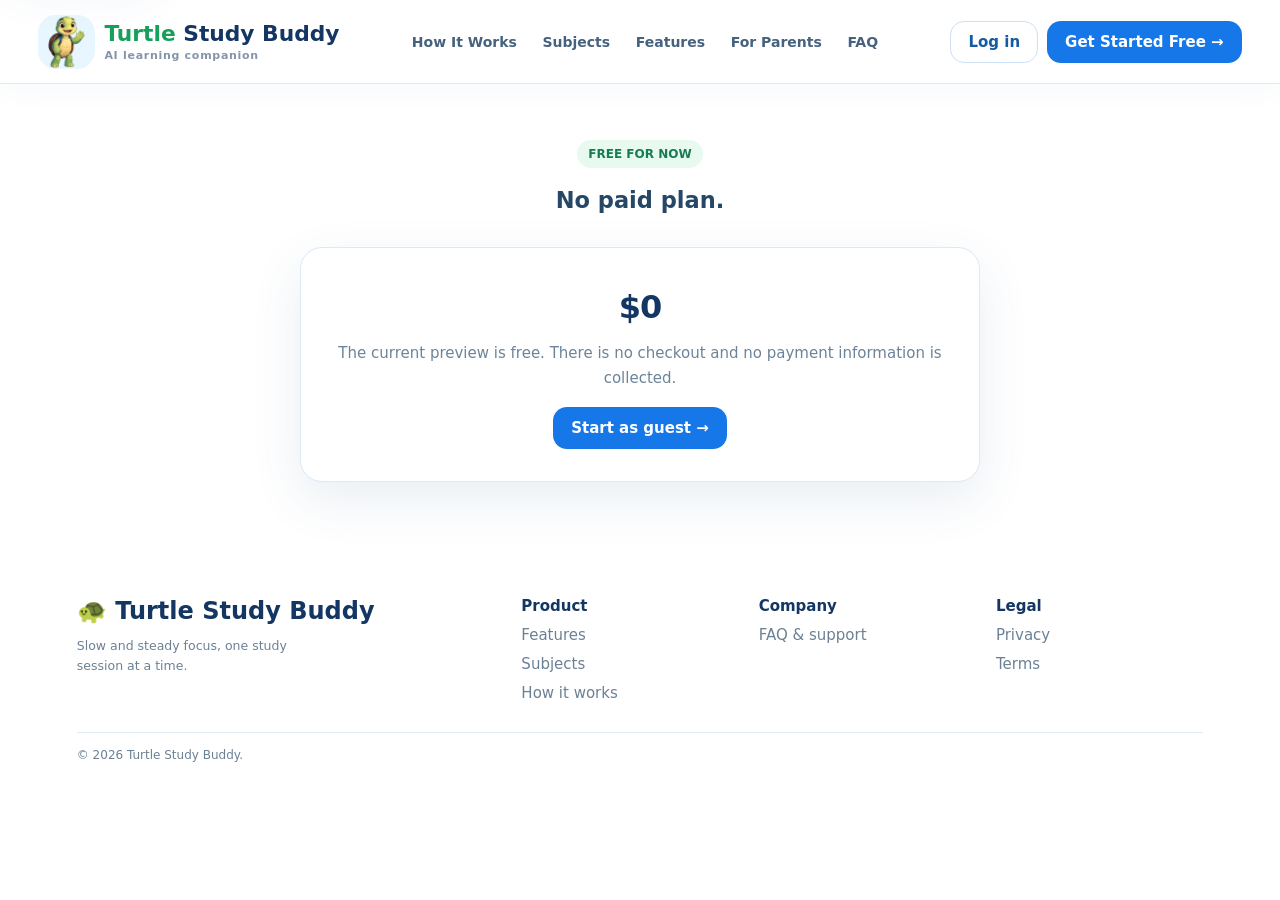
<file: pricing.html>
<!doctype html><html lang="en"><head>
<meta charset="UTF-8"><meta name="viewport" content="width=device-width,initial-scale=1"><meta name="theme-color" content="#f7fbff">
<title>Free for now — Turtle Study Buddy</title><meta name="description" content="Turtle Study Buddy is free for now."><meta name="robots" content="noindex,nofollow">
<link rel="canonical" href="https://turtle-study-buddy.pages.dev/pricing.html"><link rel="icon" href="favicon.ico" sizes="any"><link rel="icon" type="image/png" href="favicon.png">
<meta property="og:type" content="website"><meta property="og:title" content="Free for now — Turtle Study Buddy"><meta property="og:description" content="Turtle Study Buddy is free for now.">
<meta property="og:url" content="https://turtle-study-buddy.pages.dev/pricing.html"><meta property="og:image" content="https://turtle-study-buddy.pages.dev/assets/og-image.png">
<meta name="twitter:card" content="summary_large_image"><link rel="stylesheet" href="assets/css/site.css">
</head><body><a class="skip" href="#main">Skip to content</a><header class="site-head"><a class="brand" href="index.html"><span class="brand-avatar"><img src="assets/turtle/turtle-static.png" alt=""></span><span><strong><span class="green-text">Turtle</span> Study Buddy</strong><small>AI learning companion</small></span></a><nav class="public-nav"><a href="index.html#how-it-works">How It Works</a><a href="index.html#subjects">Subjects</a><a href="index.html#features">Features</a><a href="index.html#for-parents">For Parents</a><a href="faq.html">FAQ</a></nav><div class="head-right"><a class="btn btn-light" href="start.html">Log in</a><a class="btn btn-blue" href="start.html">Get Started Free →</a></div></header><main id="main" class="public-page"><section class="home-section"><div class="section-head"><span class="free-pill">FREE FOR NOW</span><h1>No paid plan.</h1></div><div class="no-price-card"><h2>$0</h2><p>The current preview is free. There is no checkout and no payment information is collected.</p><a class="btn btn-blue" href="start.html">Start as guest →</a></div></section><footer class="footer"><div class="foot-brand"><b>🐢 Turtle Study Buddy</b><small>Slow and steady focus, one study session at a time.</small></div><div><b>Product</b><a href="index.html#features">Features</a><a href="index.html#subjects">Subjects</a><a href="index.html#how-it-works">How it works</a></div><div><b>Company</b><a href="faq.html">FAQ & support</a></div><div class="legal-links"><b>Legal</b><a href="privacy.html">Privacy</a><a href="terms.html">Terms</a></div><div class="copyright">© 2026 Turtle Study Buddy.</div></footer></main></body></html>
</file>
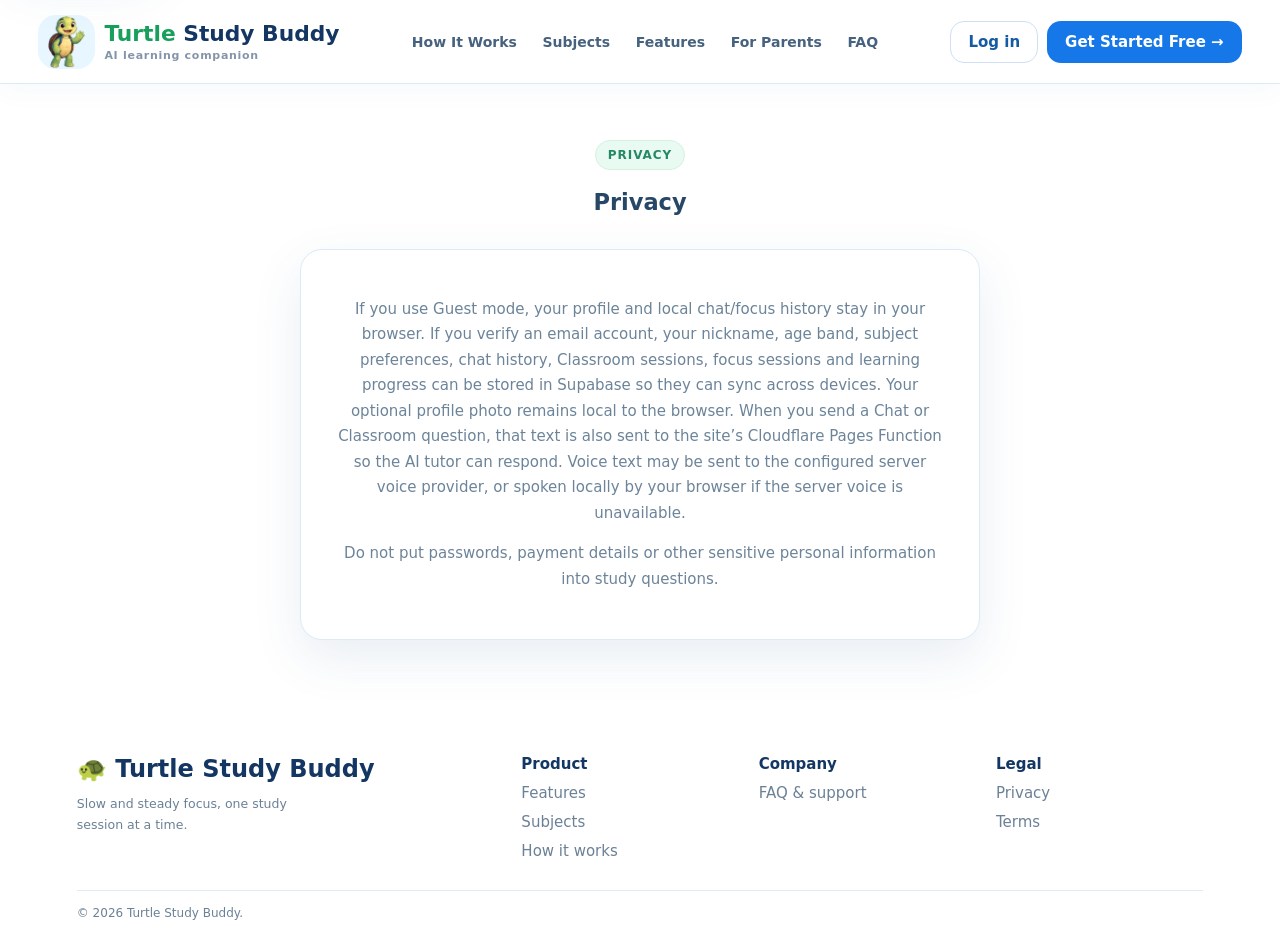
<file: privacy.html>
<!doctype html><html lang="en"><head>
<meta charset="UTF-8"><meta name="viewport" content="width=device-width,initial-scale=1"><meta name="theme-color" content="#f7fbff">
<title>Privacy — Turtle Study Buddy</title><meta name="description" content="Privacy information for Turtle Study Buddy."><meta name="robots" content="index,follow">
<link rel="canonical" href="https://turtle-study-buddy.pages.dev/privacy.html"><link rel="icon" href="favicon.ico" sizes="any"><link rel="icon" type="image/png" href="favicon.png">
<meta property="og:type" content="website"><meta property="og:title" content="Privacy — Turtle Study Buddy"><meta property="og:description" content="Privacy information for Turtle Study Buddy.">
<meta property="og:url" content="https://turtle-study-buddy.pages.dev/privacy.html"><meta property="og:image" content="https://turtle-study-buddy.pages.dev/assets/og-image.png">
<meta name="twitter:card" content="summary_large_image"><link rel="stylesheet" href="assets/css/site.css">
</head><body><a class="skip" href="#main">Skip to content</a><header class="site-head"><a class="brand" href="index.html"><span class="brand-avatar"><img src="assets/turtle/turtle-static.png" alt=""></span><span><strong><span class="green-text">Turtle</span> Study Buddy</strong><small>AI learning companion</small></span></a><nav class="public-nav"><a href="index.html#how-it-works">How It Works</a><a href="index.html#subjects">Subjects</a><a href="index.html#features">Features</a><a href="index.html#for-parents">For Parents</a><a href="faq.html">FAQ</a></nav><div class="head-right"><a class="btn btn-light" href="start.html">Log in</a><a class="btn btn-blue" href="start.html">Get Started Free →</a></div></header><main id="main" class="public-page"><section class="home-section"><div class="section-head"><span class="eyebrow">PRIVACY</span><h1>Privacy</h1></div><div class="no-price-card"><p>If you use Guest mode, your profile and local chat/focus history stay in your browser. If you verify an email account, your nickname, age band, subject preferences, chat history, Classroom sessions, focus sessions and learning progress can be stored in Supabase so they can sync across devices. Your optional profile photo remains local to the browser. When you send a Chat or Classroom question, that text is also sent to the site’s Cloudflare Pages Function so the AI tutor can respond. Voice text may be sent to the configured server voice provider, or spoken locally by your browser if the server voice is unavailable.</p><p>Do not put passwords, payment details or other sensitive personal information into study questions.</p></div></section><footer class="footer"><div class="foot-brand"><b>🐢 Turtle Study Buddy</b><small>Slow and steady focus, one study session at a time.</small></div><div><b>Product</b><a href="index.html#features">Features</a><a href="index.html#subjects">Subjects</a><a href="index.html#how-it-works">How it works</a></div><div><b>Company</b><a href="faq.html">FAQ & support</a></div><div class="legal-links"><b>Legal</b><a href="privacy.html">Privacy</a><a href="terms.html">Terms</a></div><div class="copyright">© 2026 Turtle Study Buddy.</div></footer></main></body></html>
</file>
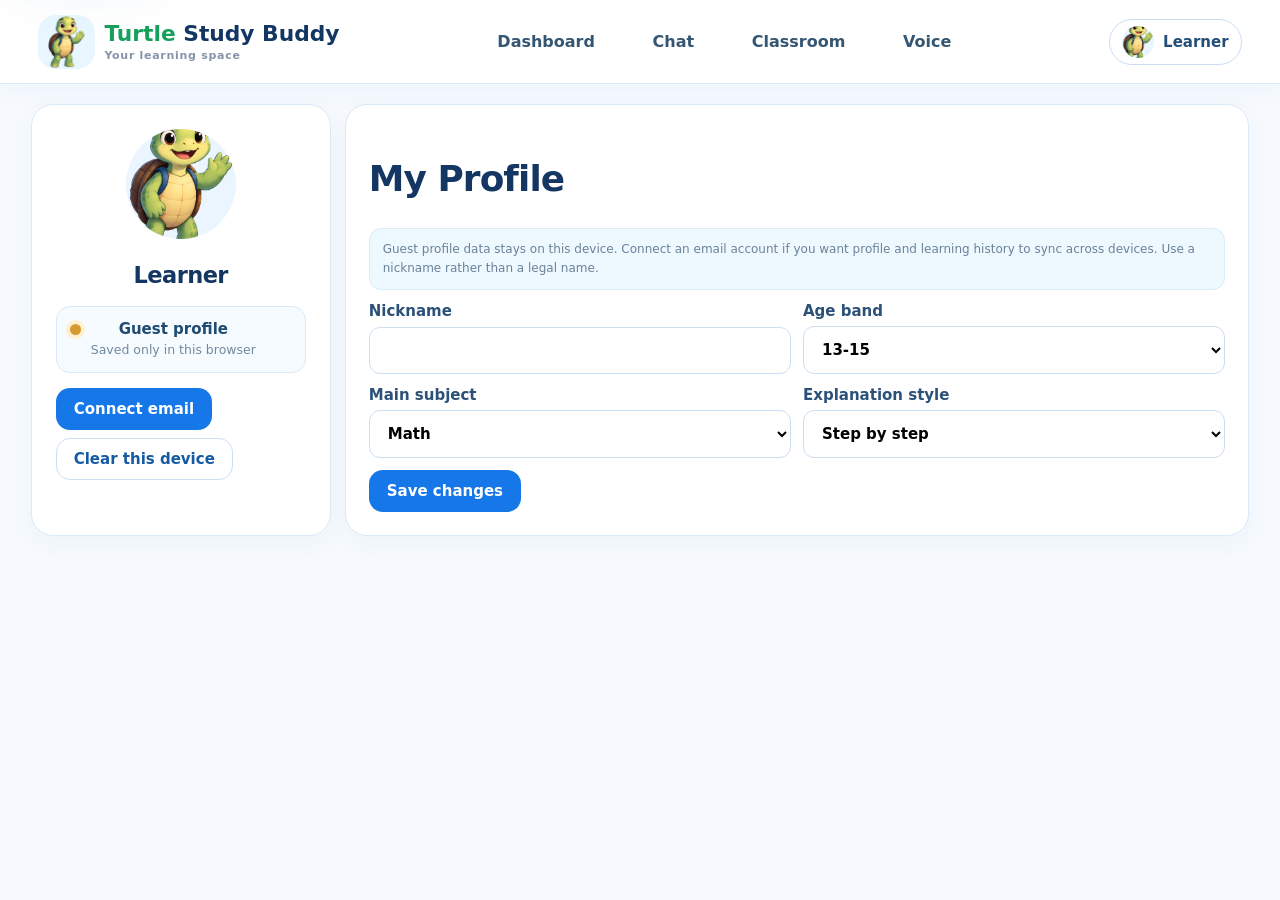
<file: profile.html>
<!doctype html><html lang="en"><head>
<meta charset="UTF-8"><meta name="viewport" content="width=device-width,initial-scale=1"><meta name="theme-color" content="#f7fbff">
<title>Profile — Turtle Study Buddy</title><meta name="description" content="Edit your Turtle Study Buddy learner profile."><meta name="robots" content="noindex,nofollow">
<link rel="canonical" href="https://turtle-study-buddy.pages.dev/profile.html"><link rel="icon" href="favicon.ico" sizes="any"><link rel="icon" type="image/png" href="favicon.png">
<meta property="og:type" content="website"><meta property="og:title" content="Profile — Turtle Study Buddy"><meta property="og:description" content="Edit your Turtle Study Buddy learner profile.">
<meta property="og:url" content="https://turtle-study-buddy.pages.dev/profile.html"><meta property="og:image" content="https://turtle-study-buddy.pages.dev/assets/og-image.png">
<meta name="twitter:card" content="summary_large_image"><link rel="stylesheet" href="assets/css/site.css">
</head><body><a class="skip" href="#main">Skip to content</a><header class="site-head"><a class="brand" href="dashboard.html"><span class="brand-avatar"><img src="assets/turtle/turtle-static.png" alt=""></span><span><strong><span class="green-text">Turtle</span> Study Buddy</strong><small>Your learning space</small></span></a><nav class="workspace-nav"><a class="nav-link " href="dashboard.html">Dashboard</a><a class="nav-link " href="chat.html">Chat</a><a class="nav-link " href="classroom.html">Classroom</a><a class="nav-link " href="voice.html">Voice</a></nav><div class="head-right"><a class="profile-chip" href="profile.html"><img data-profile-avatar src="assets/turtle/turtle-static.png" alt=""><span data-profile-name>Learner</span></a></div></header><main id="main" class="workspace"><div class="profile-page-grid"><section class="panel profile-card"><img id="profilePreview" src="assets/turtle/turtle-static.png" alt=""><h2 data-profile-name>Learner</h2><div class="account-status"><span class="account-dot guest" id="accountDot"></span><div><strong id="accountLabel">Guest profile</strong><small id="accountDetail">Saved only in this browser</small></div></div><div class="profile-account-actions"><a class="btn btn-blue" id="connectAccount" href="start.html">Connect email</a><button class="btn btn-light hidden" id="signOutBtn" type="button">Sign out</button><button class="btn btn-light" id="clearProfile" type="button">Clear this device</button></div></section><section class="panel padd"><h1>My Profile</h1><p class="guest-note" id="profilePrivacyNote">Guest profile data stays on this device. If you sign in with email, the fields below and your learning history can sync securely to your account. Use a nickname rather than a legal name.</p><p id="syncStatus" class="sync-note"></p><form class="profile-form" id="profileForm"><label class="field">Nickname<input id="nickname" maxlength="24" required></label><label class="field">Age band<select id="age"><option>10-12</option><option>13-15</option><option>16-17</option><option>18+</option></select></label><label class="field">Main subject<select id="subject"><option>Math</option><option>Science</option><option>English</option><option>Computer Science</option><option>History</option><option>Geography</option><option>Languages</option><option>Exam Prep</option></select></label><label class="field">Explanation style<select id="style"><option>Step by step</option><option>Short and direct</option><option>Examples first</option><option>Visual explanation</option></select></label><div class="wide"><button class="btn btn-blue" type="submit">Save changes</button> <span id="saveStatus" class="small-muted"></span></div></form></section></div></main><script type="module" src="assets/js/profile.js"></script></body></html>
</file>
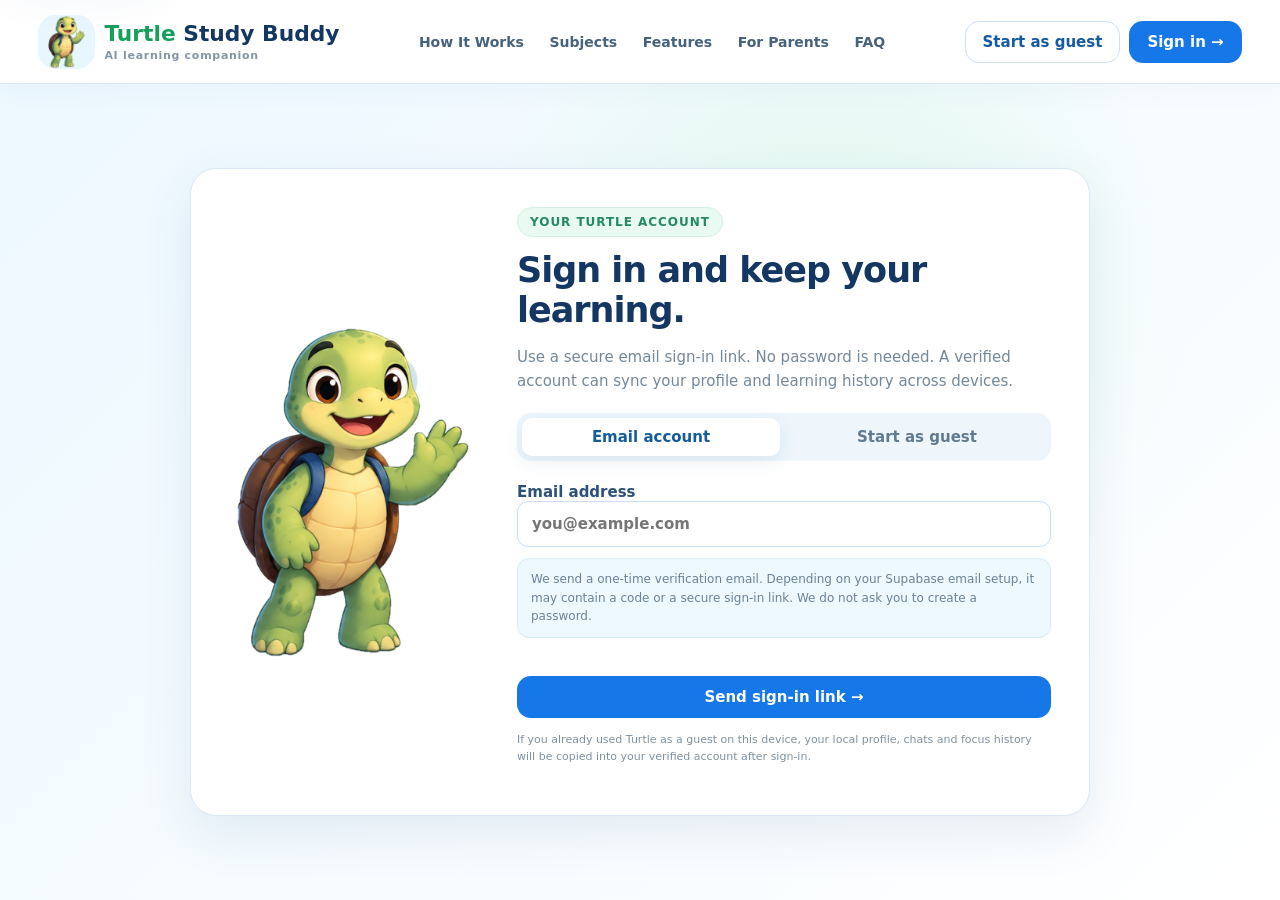
<file: start.html>
<!doctype html><html lang="en"><head>
<meta charset="UTF-8"><meta name="viewport" content="width=device-width,initial-scale=1"><meta name="theme-color" content="#f7fbff">
<title>Sign in or start as guest — Turtle Study Buddy</title><meta name="description" content="Sign in to Turtle Study Buddy with a secure email link, or continue as a local guest."><meta name="robots" content="noindex,nofollow">
<link rel="canonical" href="https://turtle-study-buddy.pages.dev/start.html"><link rel="icon" href="favicon.ico" sizes="any"><link rel="icon" type="image/png" href="favicon.png">
<meta property="og:type" content="website"><meta property="og:title" content="Sign in — Turtle Study Buddy"><meta property="og:description" content="Sign in with a secure email link or continue as a guest.">
<meta property="og:url" content="https://turtle-study-buddy.pages.dev/start.html"><meta property="og:image" content="https://turtle-study-buddy.pages.dev/assets/og-image.png">
<meta name="twitter:card" content="summary_large_image"><link rel="stylesheet" href="assets/css/site.css">
</head><body><a class="skip" href="#main">Skip to content</a><header class="site-head"><a class="brand" href="index.html"><span class="brand-avatar"><img src="assets/turtle/turtle-static.png" alt=""></span><span><strong><span class="green-text">Turtle</span> Study Buddy</strong><small>AI learning companion</small></span></a><nav class="public-nav"><a href="index.html#how-it-works">How It Works</a><a href="index.html#subjects">Subjects</a><a href="index.html#features">Features</a><a href="index.html#for-parents">For Parents</a><a href="faq.html">FAQ</a></nav><div class="head-right"><a class="btn btn-light" href="start.html#guest">Start as guest</a><a class="btn btn-blue" href="start.html">Sign in →</a></div></header>
<main id="main" class="auth-screen"><section class="auth-card auth-card-account"><img src="assets/turtle/turtle-static.png" alt="Turtle Study Buddy"><div><span class="eyebrow">YOUR TURTLE ACCOUNT</span><h1>Sign in and keep your learning.</h1><p>Use a secure email sign-in link. No password is needed. A verified account can sync your profile and learning history across devices.</p>
<div class="auth-tabs" role="tablist" aria-label="Choose how to continue"><button class="auth-tab active" id="accountTab" type="button" role="tab" aria-selected="true">Email account</button><button class="auth-tab" id="guestTab" type="button" role="tab" aria-selected="false">Start as guest</button></div>
<section id="accountPanel" class="auth-panel" aria-labelledby="accountTab">
<form id="emailForm"><label>Email address<input id="email" type="email" autocomplete="email" maxlength="254" required placeholder="you@example.com"></label><div class="guest-note">We send a one-time verification email. Depending on your Supabase email setup, it may contain a code or a secure sign-in link. We do not ask you to create a password.</div><p class="form-error" id="emailError" role="alert"></p><button class="btn btn-blue full" id="sendCodeBtn" type="submit">Send sign-in link →</button></form>
<form id="verifyForm" class="hidden"><div class="otp-notice"><b>Check your email</b><span id="sentTo"></span><small>Click the Sign in link in the newest email. You can close this tab after signing in. If your email contains a numeric code, enter it below.</small></div><label>Verification code (only if your email contains one)<input id="otpCode" inputmode="numeric" autocomplete="one-time-code" maxlength="8" required placeholder="Enter code"></label><p class="form-error" id="otpError" role="alert"></p><button class="btn btn-blue full" id="verifyBtn" type="submit">Verify & continue →</button><button class="btn btn-light full" id="changeEmail" type="button">Use a different email</button></form>
<p class="account-fine">If you already used Turtle as a guest on this device, your local profile, chats and focus history will be copied into your verified account after sign-in.</p>
</section>
<section id="guestPanel" class="auth-panel hidden" aria-labelledby="guestTab">
<form id="guestForm"><label>Nickname<input id="nickname" maxlength="24" required placeholder="Example: Sam"></label><label>Age band<select id="age"><option>10-12</option><option selected>13-15</option><option>16-17</option><option>18+</option></select></label><label>Main subject<select id="subject"><option>Math</option><option>Science</option><option>English</option><option>Computer Science</option><option>History</option><option>Geography</option><option>Languages</option><option>Exam Prep</option></select></label><label>Explanation style<select id="style"><option>Step by step</option><option>Short and direct</option><option>Examples first</option><option>Visual explanation</option></select></label><label>Profile photo (optional)<input id="profilePhoto" type="file" accept="image/*"></label><div class="guest-note">Guest mode stays on this browser only. Use a nickname instead of a full legal name. You can connect an email account later from My Profile.</div><button class="btn btn-green full" type="submit">Continue as guest →</button></form>
</section>
</div></section></main><script type="module" src="assets/js/start.js"></script></body></html>
</file>
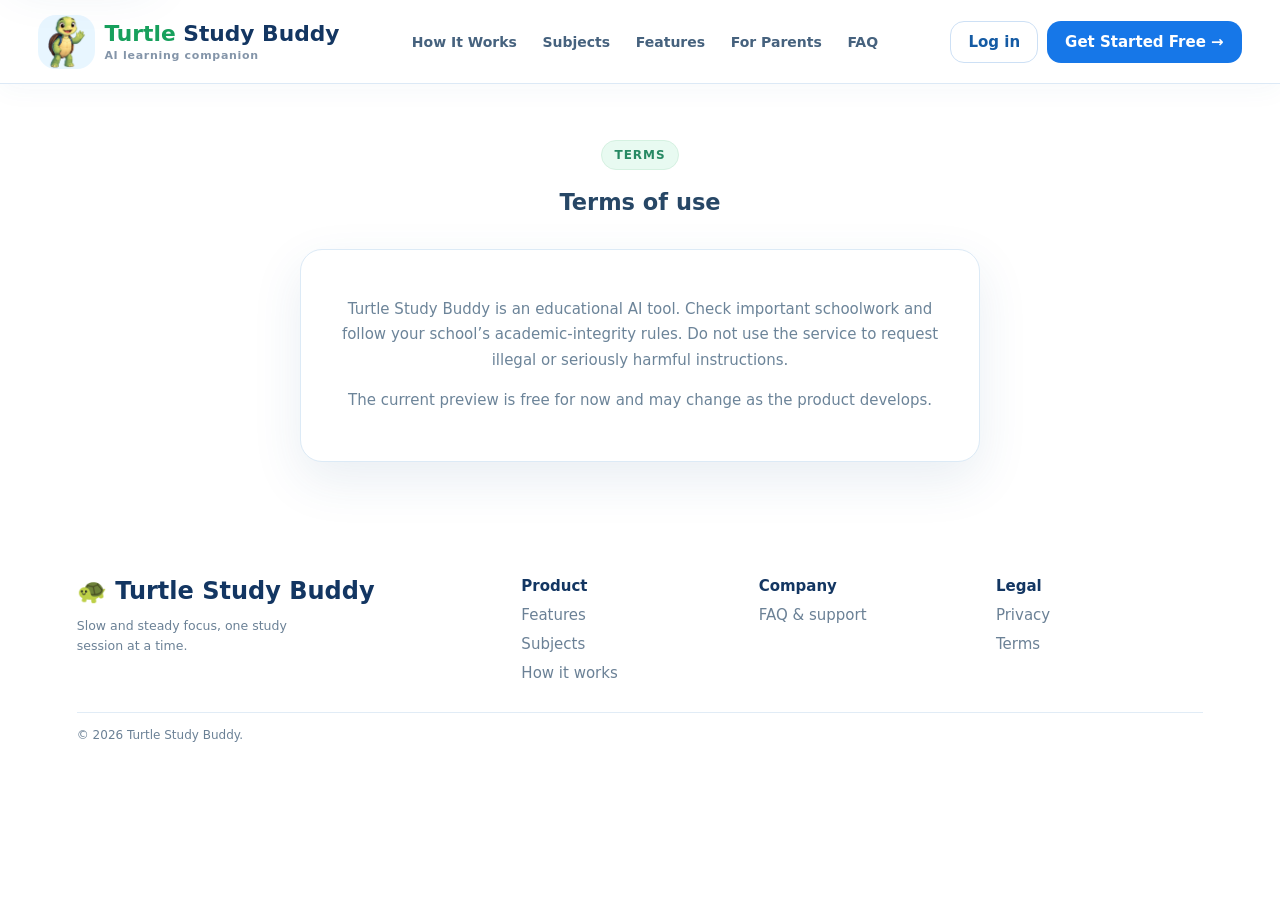
<file: terms.html>
<!doctype html><html lang="en"><head>
<meta charset="UTF-8"><meta name="viewport" content="width=device-width,initial-scale=1"><meta name="theme-color" content="#f7fbff">
<title>Terms — Turtle Study Buddy</title><meta name="description" content="Terms of use for Turtle Study Buddy."><meta name="robots" content="index,follow">
<link rel="canonical" href="https://turtle-study-buddy.pages.dev/terms.html"><link rel="icon" href="favicon.ico" sizes="any"><link rel="icon" type="image/png" href="favicon.png">
<meta property="og:type" content="website"><meta property="og:title" content="Terms — Turtle Study Buddy"><meta property="og:description" content="Terms of use for Turtle Study Buddy.">
<meta property="og:url" content="https://turtle-study-buddy.pages.dev/terms.html"><meta property="og:image" content="https://turtle-study-buddy.pages.dev/assets/og-image.png">
<meta name="twitter:card" content="summary_large_image"><link rel="stylesheet" href="assets/css/site.css">
</head><body><a class="skip" href="#main">Skip to content</a><header class="site-head"><a class="brand" href="index.html"><span class="brand-avatar"><img src="assets/turtle/turtle-static.png" alt=""></span><span><strong><span class="green-text">Turtle</span> Study Buddy</strong><small>AI learning companion</small></span></a><nav class="public-nav"><a href="index.html#how-it-works">How It Works</a><a href="index.html#subjects">Subjects</a><a href="index.html#features">Features</a><a href="index.html#for-parents">For Parents</a><a href="faq.html">FAQ</a></nav><div class="head-right"><a class="btn btn-light" href="start.html">Log in</a><a class="btn btn-blue" href="start.html">Get Started Free →</a></div></header><main id="main" class="public-page"><section class="home-section"><div class="section-head"><span class="eyebrow">TERMS</span><h1>Terms of use</h1></div><div class="no-price-card"><p>Turtle Study Buddy is an educational AI tool. Check important schoolwork and follow your school’s academic-integrity rules. Do not use the service to request illegal or seriously harmful instructions.</p><p>The current preview is free for now and may change as the product develops.</p></div></section><footer class="footer"><div class="foot-brand"><b>🐢 Turtle Study Buddy</b><small>Slow and steady focus, one study session at a time.</small></div><div><b>Product</b><a href="index.html#features">Features</a><a href="index.html#subjects">Subjects</a><a href="index.html#how-it-works">How it works</a></div><div><b>Company</b><a href="faq.html">FAQ & support</a></div><div class="legal-links"><b>Legal</b><a href="privacy.html">Privacy</a><a href="terms.html">Terms</a></div><div class="copyright">© 2026 Turtle Study Buddy.</div></footer></main></body></html>
</file>
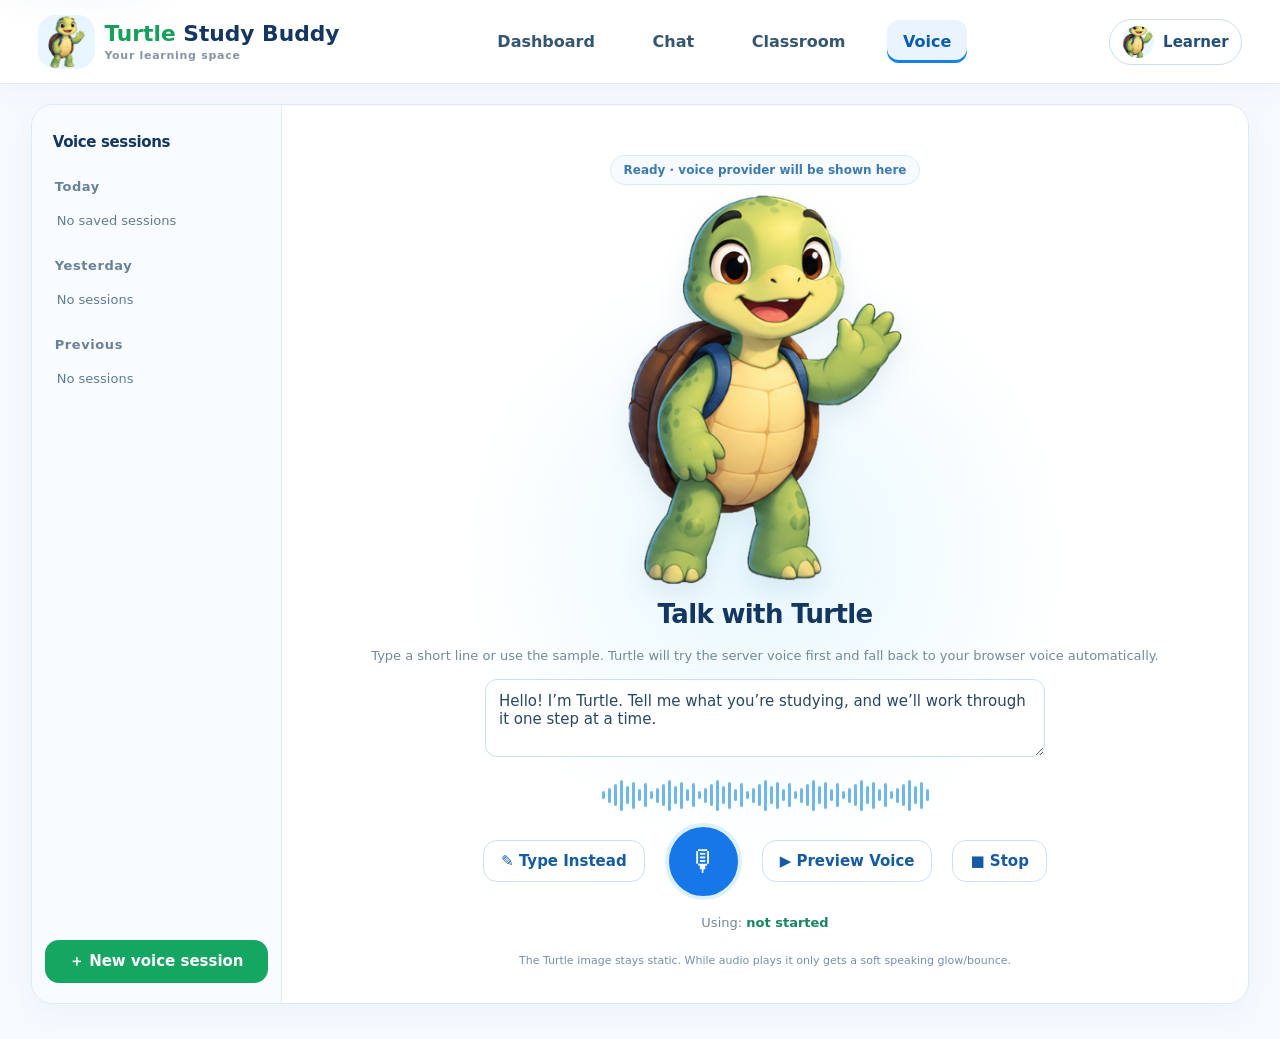
<file: voice.html>
<!doctype html><html lang="en"><head>
<meta charset="UTF-8"><meta name="viewport" content="width=device-width,initial-scale=1"><meta name="theme-color" content="#f7fbff">
<title>Voice — Turtle Study Buddy</title><meta name="description" content="Hear Turtle Study Buddy read a short explanation aloud."><meta name="robots" content="noindex,nofollow">
<link rel="canonical" href="https://turtle-study-buddy.pages.dev/voice.html"><link rel="icon" href="favicon.ico" sizes="any"><link rel="icon" type="image/png" href="favicon.png">
<meta property="og:type" content="website"><meta property="og:title" content="Voice — Turtle Study Buddy"><meta property="og:description" content="Hear Turtle Study Buddy read a short explanation aloud.">
<meta property="og:url" content="https://turtle-study-buddy.pages.dev/voice.html"><meta property="og:image" content="https://turtle-study-buddy.pages.dev/assets/og-image.png">
<meta name="twitter:card" content="summary_large_image"><link rel="stylesheet" href="assets/css/site.css">
</head><body><a class="skip" href="#main">Skip to content</a><header class="site-head"><a class="brand" href="dashboard.html"><span class="brand-avatar"><img src="assets/turtle/turtle-static.png" alt=""></span><span><strong><span class="green-text">Turtle</span> Study Buddy</strong><small>Your learning space</small></span></a><nav class="workspace-nav"><a class="nav-link " href="dashboard.html">Dashboard</a><a class="nav-link " href="chat.html">Chat</a><a class="nav-link " href="classroom.html">Classroom</a><a class="nav-link active" href="voice.html">Voice</a></nav><div class="head-right"><a class="profile-chip" href="profile.html"><img data-profile-avatar src="assets/turtle/turtle-static.png" alt=""><span data-profile-name>Learner</span></a></div></header><main id="main" class="workspace"><div class="panel voice-layout"><aside class="voice-rail"><h3>Voice sessions</h3><div class="rail-heading">Today</div><div class="voice-item">No saved sessions</div><div class="rail-heading">Yesterday</div><div class="voice-item">No sessions</div><div class="rail-heading">Previous</div><div class="voice-item">No sessions</div><div class="voice-spacer"></div><a class="btn btn-green full" href="voice.html">＋ New voice session</a></aside><section class="voice-stage"><span class="voice-status" id="voiceStatus">Ready · voice provider will be shown here</span><img id="voiceTurtle" src="assets/turtle/turtle-static.png" alt="Large standing Turtle Study Buddy"><h1>Talk with Turtle</h1><p>Type a short line or use the sample. Turtle will try the server voice first and fall back to your browser voice automatically.</p><textarea class="voice-text" id="voiceText" maxlength="250">Hello! I’m Turtle. Tell me what you’re studying, and we’ll work through it one step at a time.</textarea><div class="wave" id="voiceWave"><span class="bar bar-0"></span><span class="bar bar-1"></span><span class="bar bar-2"></span><span class="bar bar-3"></span><span class="bar bar-4"></span><span class="bar bar-5"></span><span class="bar bar-6"></span><span class="bar bar-7"></span><span class="bar bar-0"></span><span class="bar bar-1"></span><span class="bar bar-2"></span><span class="bar bar-3"></span><span class="bar bar-4"></span><span class="bar bar-5"></span><span class="bar bar-6"></span><span class="bar bar-7"></span><span class="bar bar-0"></span><span class="bar bar-1"></span><span class="bar bar-2"></span><span class="bar bar-3"></span><span class="bar bar-4"></span><span class="bar bar-5"></span><span class="bar bar-6"></span><span class="bar bar-7"></span><span class="bar bar-0"></span><span class="bar bar-1"></span><span class="bar bar-2"></span><span class="bar bar-3"></span><span class="bar bar-4"></span><span class="bar bar-5"></span><span class="bar bar-6"></span><span class="bar bar-7"></span><span class="bar bar-0"></span><span class="bar bar-1"></span><span class="bar bar-2"></span><span class="bar bar-3"></span><span class="bar bar-4"></span><span class="bar bar-5"></span><span class="bar bar-6"></span><span class="bar bar-7"></span><span class="bar bar-0"></span><span class="bar bar-1"></span><span class="bar bar-2"></span><span class="bar bar-3"></span><span class="bar bar-4"></span><span class="bar bar-5"></span><span class="bar bar-6"></span><span class="bar bar-7"></span><span class="bar bar-0"></span><span class="bar bar-1"></span><span class="bar bar-2"></span><span class="bar bar-3"></span><span class="bar bar-4"></span><span class="bar bar-5"></span><span class="bar bar-6"></span></div><div class="voice-controls"><button type="button" class="btn btn-light" id="typeInstead">✎ Type Instead</button><button type="button" class="voice-mic" id="voiceStart" aria-label="Play Turtle voice">🎙</button><button type="button" class="btn btn-light" id="voicePreview">▶ Preview Voice</button><button type="button" class="btn btn-light" id="voiceStop">■ Stop</button></div><p class="small-muted">Using: <span class="voice-provider" id="voiceProvider">not started</span></p><p class="speaker-note">The Turtle image stays static. While audio plays it only gets a soft speaking glow/bounce.</p></section></div></main><script type="module" src="assets/js/voice-page.js"></script></body></html>
</file>
<file: assets/css/site.css>
:root{--navy:#133662;--ink:#274766;--muted:#74889f;--blue:#1677e8;--blue-d:#0761ce;--green:#15a661;--mint:#e7fbef;--sky:#eef7ff;--border:#dce9f6;--bg:#f6faff;--shadow:0 18px 50px rgba(43,91,142,.10)}*{box-sizing:border-box}html{scroll-behavior:smooth;scroll-padding-top:100px}body{margin:0;background:var(--bg);color:var(--ink);font-family:Inter,ui-sans-serif,system-ui,-apple-system,'Segoe UI',sans-serif;font-size:15px}button,input,select,textarea{font:inherit}button,a{touch-action:manipulation}button{cursor:pointer}a{text-decoration:none;color:inherit}img{max-width:100%}.hidden{display:none!important}.green-text{color:#17a05c}.btn-reset{background:none;border:0}.btn{border-radius:14px;border:1px solid transparent;padding:11px 17px;font-weight:800;display:inline-flex;align-items:center;justify-content:center;gap:8px;transition:background .15s,border-color .15s,transform .15s}.btn:hover{transform:translateY(-1px)}.btn:focus-visible,button:focus-visible,a:focus-visible,input:focus-visible,select:focus-visible,textarea:focus-visible,summary:focus-visible{outline:3px solid #81baff;outline-offset:2px}.btn-blue{background:var(--blue);color:white}.btn-blue:hover{background:var(--blue-d)}.btn-light{background:white;color:#155ba4;border-color:#cde0f5}.btn-light:hover{background:#f0f7ff}.btn-green{background:var(--green);color:white}.btn-white{background:#fff;color:#155aab}.btn-big{font-size:16px;padding:15px 22px}.full{width:100%}.quiet{color:#527ca7;background:transparent;border:0;padding:10px;cursor:pointer}.muted{color:var(--muted)}.eyebrow{display:inline-block;color:#268963;background:#e8faf1;border:1px solid #d5f1e1;border-radius:999px;font-size:12px;letter-spacing:.08em;font-weight:900;padding:7px 12px}.site-head{height:84px;padding:0 clamp(14px,3vw,52px);display:flex;align-items:center;justify-content:space-between;gap:20px;background:#fff;border-bottom:1px solid var(--border);position:sticky;top:0;z-index:30;box-shadow:0 5px 28px rgba(46,93,140,.045)}.brand{display:flex;align-items:center;gap:9px;text-align:left;color:var(--navy);padding:0;flex:none}.brand-avatar{height:54px;width:57px;border-radius:18px;background:#e8f6ff;display:grid;place-items:center;overflow:hidden}.brand-avatar img{height:54px;width:46px;object-fit:contain;object-position:bottom}.brand strong{font-size:clamp(19px,1.7vw,25px);font-weight:900;white-space:nowrap}.brand small{display:block;font-size:11px;font-weight:650;letter-spacing:.065em;color:#8495a9;margin-top:3px}.public-nav,.workspace-nav{display:flex;align-items:center;gap:clamp(9px,2vw,29px);margin:auto}.public-nav a{font-weight:750;font-size:14px;color:#46627e;white-space:nowrap}.public-nav a:hover{color:var(--blue)}.nav-link{border:0;background:transparent;border-radius:12px;padding:12px 16px;color:#355672;font-weight:800;font-size:16px;cursor:pointer}.nav-link.active{background:#eaf4ff;color:#075bb5;box-shadow:inset 0 -3px #1580f2}.head-right{display:flex;gap:9px;align-items:center;flex:none}.profile-trigger-wrap{position:relative}.profile-trigger{display:flex;align-items:center;gap:10px;border:1px solid #c9def3;background:#fff;border-radius:26px;padding:5px 13px 5px 5px;font-weight:800;color:#234e7a}.avatar{width:38px;height:38px;object-fit:cover;border-radius:50%;background:#dff1ff;border:1px solid #e0e9f4}.profile-menu{position:absolute;right:0;top:calc(100% + 10px);min-width:195px;background:#fff;border:1px solid var(--border);border-radius:15px;box-shadow:var(--shadow);padding:7px;z-index:35}.profile-menu button{background:#fff;border:0;padding:12px;text-align:left;width:100%;border-radius:8px;color:#33536e;font-weight:650;cursor:pointer}.profile-menu button:hover{background:#eff7ff}
/* public */.landing{background:#fff}.hero{min-height:590px;padding:46px clamp(28px,5vw,85px);display:grid;grid-template-columns:1.05fr .95fr;gap:25px;align-items:center;background:radial-gradient(circle at 70% 30%,#e5f7fb 0,transparent 42%),linear-gradient(112deg,#f6fbff,#edf7ff)}.hero-text{max-width:650px}.hero h1{font-size:clamp(44px,4.7vw,70px);line-height:1.1;letter-spacing:-.048em;color:var(--navy);margin:20px 0}.hero h1 span{color:#1da562;text-decoration:underline;text-decoration-color:#f6d64b;text-decoration-thickness:7px;text-underline-offset:9px}.hero-text>p{font-size:18px;line-height:1.75;color:#536e8a;max-width:590px}.hero-buttons{display:flex;flex-wrap:wrap;gap:12px;margin:27px 0 18px}.mini-perks{display:flex;gap:20px;flex-wrap:wrap;color:#688098;font-size:13px;font-weight:650}.hero-art{display:grid;place-items:center;min-height:490px}.hero-orbit{width:min(510px,43vw);aspect-ratio:1;border-radius:50%;border:15px solid #d6eefa;background:radial-gradient(circle at 50% 45%,#fff,#d5f2ff);position:relative;display:grid;place-items:end center;box-shadow:0 26px 75px #bddff344;overflow:visible}.hero-turtle{width:68%;height:100%;object-fit:contain;object-position:bottom;position:relative;z-index:1;filter:drop-shadow(0 12px 8px #16496c21)}.hero-tile{position:absolute;z-index:2;font-size:33px;background:white;border-radius:16px;padding:12px;box-shadow:var(--shadow)}.tile-a{left:-5%;top:18%}.tile-b{right:-6%;top:17%}.tile-c{right:-2%;bottom:13%}.home-section{padding:70px clamp(22px,5vw,85px)}.section-head{text-align:center;max-width:770px;margin:0 auto 34px}.section-head h2,.home-section h2{font-size:clamp(27px,3vw,40px);letter-spacing:-.035em;color:var(--navy);margin:12px 0}.section-head p{color:#70859c}.subject-cards{display:grid;grid-template-columns:repeat(4,minmax(0,1fr));gap:13px;max-width:1240px;margin:auto}.subject-card{border:1px solid #e3edf6;border-radius:19px;padding:18px;min-height:138px;background:var(--c);display:flex;flex-direction:column;align-items:flex-start;text-align:left;cursor:pointer}.subject-card span{font-size:28px}.subject-card strong{margin-top:auto;font-size:17px;color:var(--navy)}.subject-card small{margin-top:4px;color:#53708d}.subject-card:hover{outline:2px solid #a8d3ff}.light-section{background:#f3f9ff}.three-cards,.mode-showcase{display:grid;grid-template-columns:repeat(3,minmax(0,1fr));max-width:1250px;margin:auto;gap:15px}.home-card,.mode-showcase>div{padding:27px;border:1px solid #e1ecf6;border-radius:19px;background:#fff;box-shadow:0 10px 28px #28466c0a}.home-card span{font-size:28px;font-weight:900;color:#42aa71}.home-card h3{font-size:21px;color:var(--navy)}.home-card p,.mode-showcase p{color:#647d95;line-height:1.6}.mode-showcase{grid-template-columns:repeat(4,minmax(0,1fr))}.mode-showcase>div{font-size:30px}.mode-showcase strong{font-size:19px;display:block;margin:12px 0 0}.mode-showcase p{font-size:14px}.parents{display:flex;justify-content:space-around;align-items:center;gap:40px;background:#eaf9f1}.parents>div:first-child{max-width:650px}.parents p{font-size:16px;line-height:1.75;color:#5c768e}.parent-decor{font-size:55px;display:flex;gap:22px;align-items:center;background:#fff;border-radius:28px;padding:30px;box-shadow:var(--shadow)}.parent-decor span{font-size:23px;font-weight:850;color:var(--navy)}.parent-decor small{font-size:12px;color:var(--muted)}.faq-list{max-width:900px;margin:auto;display:grid;gap:10px}.faq-list details{background:#fff;border:1px solid #dceaf6;border-radius:14px;padding:0 21px;box-shadow:0 5px 18px #244c7510}.faq-list summary{list-style:none;cursor:pointer;display:flex;align-items:center;justify-content:space-between;padding:20px 0;font-weight:800;font-size:16px;color:#20446e}.faq-list summary::-webkit-details-marker{display:none}.faq-list summary:after{content:'+';width:28px;height:28px;border-radius:9px;background:#eaf4ff;color:#1268be;display:grid;place-items:center;font-size:23px;font-weight:500;flex:none;margin-left:10px}.faq-list details[open] summary:after{content:'−'}.faq-list details p{color:#697f94;line-height:1.7;padding:0 0 18px;margin:0}.home-last{text-align:center;background:linear-gradient(120deg,#1c77d7,#17a46e);color:#fff;padding:50px 15px}.home-last h2{font-size:37px;margin:0 0 9px}.home-last p{margin-bottom:23px}.footer{background:#fff;padding:45px 6% 20px;display:grid;grid-template-columns:2fr repeat(3,1fr);gap:30px;color:#6b8196}.footer>div{display:flex;flex-direction:column;gap:11px}.footer b{color:var(--navy)}.foot-brand b{font-size:24px}.foot-brand small{max-width:260px;line-height:1.65}.footer a:hover{color:var(--blue)}.copyright{grid-column:1/-1;border-top:1px solid #e1ecf6;padding-top:15px;font-size:12px}
/* auth */.auth-screen{min-height:calc(100vh - 84px);display:grid;place-items:center;padding:32px;background:radial-gradient(circle at 65% 26%,#dff8ec,transparent 35%),linear-gradient(135deg,#edf8ff,#fff)}.auth-card{background:#fff;border:1px solid #d9e9f7;box-shadow:var(--shadow);border-radius:26px;padding:38px;max-width:850px;width:100%;display:grid;grid-template-columns:260px 1fr;gap:28px;align-items:center}.auth-card>img{width:248px}.auth-card h1{font-size:35px;letter-spacing:-1px;margin:13px 0;color:var(--navy)}.auth-card p{line-height:1.6;color:#73889b}.auth-card form{display:grid;gap:11px;margin-top:22px}.auth-card label,.profile-form label{font-weight:850;color:#2c5179}.auth-card input,.profile-form input,.profile-form select{padding:13px 14px;border:1px solid #cbdff2;border-radius:11px;width:100%;background:#fff}.otp-notice{border-radius:12px;border:1px solid #cbe1fb;background:#edf6ff;padding:12px;font-size:13px;line-height:1.6}.otp-notice strong{display:block;font-size:24px;letter-spacing:5px;color:#0c6bd1;margin:7px 0}.form-error{font-size:12px;color:#b83b3b;margin:0;min-height:16px}
/* workspace common */.workspace{max-width:1510px;margin:0 auto;padding:20px clamp(12px,2.4vw,32px) 35px;min-height:calc(100vh - 84px)}.panel{background:#fff;border:1px solid var(--border);border-radius:22px;box-shadow:0 8px 25px rgba(40,83,126,.045)}.padd{padding:23px}.workspace h1,.workspace h2,.workspace h3{color:var(--navy);letter-spacing:-.025em}.workspace h1{font-size:clamp(28px,2.8vw,38px)}.page-head{display:flex;justify-content:space-between;align-items:center;gap:20px;margin-bottom:19px}.page-head h1{margin:0 0 5px}.page-head p{margin:0;color:var(--muted)}.chip{display:inline-flex;align-items:center;gap:6px;background:#e8f8ef;border:1px solid #d6f0e1;border-radius:999px;color:#257948;padding:6px 11px;font-weight:800;font-size:12px}.small-btn{padding:7px 11px;font-size:13px;border-radius:9px}.app-grid{display:grid;grid-template-columns:repeat(4,minmax(0,1fr));gap:15px}.dash-intro{background:linear-gradient(115deg,#eef8ff,#eafbf1);padding:25px;display:flex;justify-content:space-between;align-items:center;margin-bottom:17px;overflow:hidden;min-height:180px}.dash-intro h1{margin:9px 0}.dash-intro p{color:#667f97;line-height:1.6;max-width:560px}.dash-intro img{height:160px;object-fit:contain;align-self:end}.mode-card{min-height:185px;padding:22px;text-align:left;border:1px solid #dfeaf6;background:#fff;border-radius:21px;box-shadow:0 9px 25px #1e4d8210}.mode-card:hover{border-color:#76b6f4;transform:translateY(-2px)}.mode-icon{width:52px;height:52px;display:grid;place-items:center;border-radius:16px;font-size:27px;margin-bottom:14px}.mode-card b{font-size:20px;color:var(--navy);display:block}.mode-card small{color:var(--muted);line-height:1.5;display:block;margin-top:8px}.dash-lower{display:grid;grid-template-columns:1.3fr .7fr;gap:15px;margin-top:17px}.recent-row{border-top:1px solid #edf2f6;padding:12px 0;display:flex;justify-content:space-between;align-items:center;gap:10px}.recent-row button{border:0;background:transparent;color:#2b6799;font-weight:760}.focus-summary{border-radius:15px;padding:18px;background:#eafbfa;display:flex;align-items:center;justify-content:space-between}.focus-summary strong{font-size:30px;color:#15976c}
/* Chat */.chat-layout{display:grid;grid-template-columns:265px minmax(0,1fr);height:min(790px,calc(100vh - 126px));min-height:580px;overflow:hidden}.history-rail{border-right:1px solid var(--border);padding:18px 12px;background:#f7fbff;display:flex;flex-direction:column;min-height:0;overflow-y:auto}.rail-heading{font-size:13px;letter-spacing:.045em;font-weight:900;color:#6a819a;margin:20px 10px 9px}.rail-top{display:flex;align-items:center;justify-content:space-between;padding:0 8px 5px}.rail-top h2{margin:0;font-size:18px}.new-chat{font-size:12px;padding:8px 11px;border:1px solid #bddbf7;color:#145c9d;background:#fff;border-radius:10px;font-weight:800}.thread{width:100%;border:1px solid transparent;border-radius:12px;background:transparent;display:flex;align-items:center;justify-content:space-between;gap:8px;padding:12px 9px;color:#365574;text-align:left;min-width:0}.thread:hover,.thread.active{background:#e6f2ff;border-color:#d3e8fa}.thread .thread-title{overflow:hidden;text-overflow:ellipsis;white-space:nowrap;flex:1}.thread-menu{border:0;background:transparent;color:#6c86a2;padding:2px 5px;flex:none;font-weight:900}.history-empty{padding:10px;color:#8497aa;font-size:13px}.chat-main{display:flex;flex-direction:column;min-height:0;background:#fff}.chat-top{display:flex;justify-content:space-between;align-items:center;border-bottom:1px solid var(--border);padding:14px 23px}.chat-top h2{margin:0;font-size:19px}.chat-top small{color:#8499ab}.chat-messages{padding:24px 24px 16px;flex:1;overflow:auto;display:flex;flex-direction:column;gap:23px;scroll-behavior:smooth}.message-row{display:flex;gap:11px;align-items:flex-start;max-width:75%}.message-row.user{align-self:flex-end;flex-direction:row-reverse}.chat-face{flex:none;width:42px;height:42px;border-radius:50%;background:#e8f9ef;border:1px solid #d9eaf5;display:grid;place-items:center;overflow:hidden}.chat-face img{height:42px;width:37px;object-fit:contain;object-position:bottom}.chat-face.person{background:#e6f3ff;color:#1c66b1;font-size:25px}.bubble{border-radius:17px;padding:16px 19px;font-size:16px;line-height:1.58;white-space:pre-wrap;overflow-wrap:anywhere;background:#ebfaee;border:1px solid #cbeccd;box-shadow:0 6px 15px #24561d08}.user .bubble{background:#eaf5ff;border-color:#bcdfff}.msg-actions{margin-top:10px;display:flex;flex-wrap:wrap;gap:7px}.msg-actions button,.suggestions button{background:#fff;border:1px solid #cde1f2;color:#24639d;border-radius:11px;padding:8px 11px;font-size:12px;font-weight:800}.msg-actions button:hover,.suggestions button:hover{background:#eff8ff}.chat-footer{border-top:1px solid #e5edf6;padding:14px 22px;background:#fff}.suggestions{display:flex;gap:7px;margin-bottom:10px;flex-wrap:wrap}.composer{display:flex;align-items:end;gap:10px;border:1px solid #cde0f3;border-radius:16px;padding:7px;background:#fafdff}.composer textarea{width:100%;border:0;background:transparent;outline:0;resize:none;min-height:46px;max-height:120px;padding:10px;font-size:14px}.composer .btn{align-self:end}.disclaimer{font-size:11px;color:#8a9db0;margin:8px 0 0;text-align:center}
/* study */.study-page{display:grid;gap:13px}.classroom-layout{display:grid;grid-template-columns:minmax(0,1fr) 255px;gap:13px}.classroom-main{overflow:hidden}.study-bar{padding:17px 21px;background:#fff;border-bottom:1px solid var(--border);display:flex;justify-content:space-between;align-items:center;gap:15px}.study-bar h1{font-size:21px;margin:0}.study-bar p{color:var(--muted);font-size:12px;margin:5px 0 0}.study-entry{display:flex;gap:7px;align-items:center;min-width:0}.study-entry input{min-width:125px;width:min(440px,34vw);padding:11px 13px;border:1px solid #cddfee;border-radius:11px}.study-entry select{padding:11px;border:1px solid #cddfee;border-radius:11px;background:white}.classroom-scene{min-height:400px;background:linear-gradient(#e7f4ff 0 74%,#f6debc 74%);position:relative;display:grid;grid-template-columns:30% 70%;align-items:end;overflow:hidden}.classroom-scene:before{content:'';position:absolute;width:120px;height:200px;background:linear-gradient(130deg,#cce5ff,#fff);border:10px solid #fff;border-radius:8px;top:18px;left:24px;box-shadow:0 4px 8px #496b8330}.teacher-figure{height:360px;z-index:2;display:flex;align-items:end;justify-content:flex-start}.teacher-figure img{height:100%;max-width:none;object-fit:contain;object-position:bottom;filter:drop-shadow(0 7px 3px #416b6d18);margin-left:2%}.voice-label{position:absolute;z-index:3;top:28px;left:20px;border:1px solid #cce3fa;border-radius:999px;color:#2b6cad;background:white;padding:8px 12px;font-size:12px;font-weight:800}.board-frame{height:calc(100% - 41px);margin:22px 20px 19px -11px;z-index:1;background:#b98146;padding:10px;border-radius:15px;box-shadow:0 11px 20px #79592b33}.board{background:#fff;border-radius:6px;height:100%;padding:18px clamp(13px,2.3vw,34px);display:flex;flex-direction:column;gap:9px;min-width:0;overflow:auto}.board-label{font-size:11px;font-weight:950;letter-spacing:.09em;color:#3e9f7f}.board-question{font-size:clamp(19px,2.2vw,35px);line-height:1.26;overflow-wrap:anywhere;font-weight:850;color:#205591;margin:3px 0}.board-text{font-size:clamp(14px,1.5vw,19px);font-weight:750;line-height:1.5;color:#365c78;white-space:pre-wrap;overflow-wrap:anywhere;margin:0}.board-tokens{display:flex;gap:8px;flex-wrap:wrap;margin-top:8px}.math-token{background:#eaf4ff;border:1px solid #c9e5ff;border-radius:10px;font-size:18px;font-weight:850;padding:8px 12px;color:#1469bc}.answer-reveal{font-size:clamp(17px,2vw,27px);font-weight:900;color:#138f59;background:#e9faeb;border-radius:14px;max-width:100%;padding:10px 16px;margin-top:auto;overflow-wrap:anywhere}.board-progress{display:flex;gap:5px;align-items:center;margin:3px 0 0}.board-progress span{height:6px;width:29px;border-radius:99px;background:#dcebf6}.board-progress span.on{background:#1aa865}.lesson-tools{padding:15px 18px;background:#fff;border-top:1px solid #e4edf6;display:flex;align-items:center;justify-content:space-between;flex-wrap:wrap;gap:10px}.lesson-tools .tools-left,.lesson-tools .tools-right{display:flex;gap:8px;flex-wrap:wrap}.study-side{padding:19px}.study-side h3{margin:0 0 14px;font-size:18px}.side-step{border-left:3px solid #d8e6f2;padding:9px 13px;color:#70869b;display:flex;align-items:center;justify-content:space-between;font-weight:750}.side-step.on{border-color:#1ca369;color:#155a45;background:#effaf4}.study-card{background:#f1f9ff;border:1px solid #e0edfa;border-radius:13px;padding:12px;font-size:12px;color:#67839b;line-height:1.5;margin-top:16px}.study-activity{margin-top:13px;display:grid;grid-template-columns:1.15fr .85fr;gap:13px}.activity-card{padding:19px}.activity-card h3{margin:0 0 9px;font-size:18px}.activity-card p{margin:0 0 12px;color:#627d94;line-height:1.6}.answer-form{display:flex;gap:8px;flex-wrap:wrap}.answer-form input{flex:1;min-width:130px;border:1px solid #cbdff2;border-radius:10px;padding:12px}.feedback{padding:10px 12px;background:#edf8ff;color:#2b638e;border-radius:11px;margin-top:10px;line-height:1.5}.feedback.good{background:#e5f9e9;color:#177945}.feedback.bad{background:#fff4e6;color:#8e5c24}
/* Voice */.voice-layout{display:grid;grid-template-columns:250px minmax(0,1fr);min-height:calc(100vh - 135px);overflow:hidden}.voice-rail{background:#f8fbff;border-right:1px solid #e2edf7;padding:20px 13px;display:flex;flex-direction:column}.voice-rail h3{font-size:15px;margin:8px}.voice-item{padding:10px 12px;border-radius:11px;font-size:13px;color:#607d96}.voice-item:hover{background:#ecf6ff}.voice-spacer{flex:1}.voice-stage{display:flex;flex-direction:column;align-items:center;justify-content:center;position:relative;padding:50px 20px 22px;background:radial-gradient(circle at 50% 50%,#e8f8ff,transparent 47%),#fff}.voice-stage img{height:min(410px,47vh);object-fit:contain;filter:drop-shadow(0 10px 12px #3871961c)}.voice-stage h1{font-size:26px;margin:4px}.voice-stage p{text-align:center;color:#73899c;font-size:13px;line-height:1.5}.wave{width:min(470px,90%);height:55px;display:flex;align-items:center;justify-content:center;gap:3px;margin-top:11px}.wave span{height:calc(6px + var(--h)*1px);width:3px;background:#71b6eb;border-radius:99px}.wave.active span{animation:equal .65s ease-in-out infinite alternate;animation-delay:calc(var(--h)*-18ms)}@keyframes equal{to{transform:scaleY(.35);background:#1ba66f}}.voice-controls{display:flex;align-items:center;justify-content:center;gap:20px;flex-wrap:wrap}.voice-mic{width:77px;height:77px;border-radius:50%;border:4px solid #dcf0ff;background:var(--blue);color:white;font-size:29px}.voice-mic.on{background:#10a96f}.voice-status{border:1px solid #d7ebf7;border-radius:999px;padding:7px 13px;font-size:12px;font-weight:800;color:#3c7ab1;background:#f7fbff}
/* focus */.focus-grid{display:grid;grid-template-columns:1fr 340px;gap:15px}.focus-main,.focus-side{padding:24px}.focus-setup{display:grid;gap:12px;max-width:600px}.focus-setup label{font-weight:850;color:#325579}.focus-setup input,.focus-setup select{border:1px solid #cbdff2;border-radius:11px;padding:13px}.time-picks{display:flex;gap:8px;flex-wrap:wrap}.time-pick{background:#fff;color:#4b708c;border:1px solid #cedfef;border-radius:11px;padding:12px 19px;font-weight:850}.time-pick.selected{background:#e6f4ff;color:#1366bd;border-color:#80b9f0}.clock-circle{width:min(330px,80vw);height:min(330px,80vw);border-radius:50%;background:conic-gradient(#23ae6d var(--pct,0%),#e7f0f7 0);padding:15px;margin:24px auto;display:grid;place-items:center}.clock-inner{width:100%;height:100%;border-radius:50%;background:#fff;display:flex;align-items:center;justify-content:center;flex-direction:column}.clock-inner b{font-size:clamp(43px,6vw,64px);font-variant-numeric:tabular-nums;color:var(--navy)}.focus-actions{display:flex;gap:10px;justify-content:center;flex-wrap:wrap}.time-log{display:flex;justify-content:space-between;border-bottom:1px solid #edf3f8;padding:12px 0}.small-muted{font-size:12px;color:#8598aa}.focus-side h2{margin-top:0}
/* overlays */.overlay-layer{position:fixed;inset:0;z-index:60;display:grid;place-items:center;padding:18px}.shade{position:absolute;inset:0;background:rgba(10,38,67,.51);backdrop-filter:blur(4px)}.overlay-panel{position:relative;z-index:1;max-width:550px;max-height:calc(100vh - 32px);overflow:auto;width:100%;padding:27px;border:1px solid #d6e7f6;border-radius:24px;background:#fff;box-shadow:0 24px 80px #122c4460}.overlay-head{display:flex;justify-content:space-between;gap:12px;align-items:start}.overlay-head h2{font-size:25px;margin:4px 0;color:var(--navy)}.overlay-head p{color:#74869c;line-height:1.5;margin:3px 0 18px}.x-close{border:1px solid #d6e6f5;border-radius:9px;background:#fff;color:#365e7d;padding:7px 10px;font-size:17px}.profile-form{display:grid;grid-template-columns:1fr 1fr;gap:12px}.profile-form .field{display:grid;gap:6px}.profile-form .wide{grid-column:1/-1}.profile-form input[type=file]{font-size:12px;padding:10px}.profile-preview{display:flex;gap:13px;align-items:center;background:#f3faff;border-radius:12px;padding:10px}.profile-preview img{width:57px;height:57px;border-radius:50%;object-fit:cover;background:#e7f2fe}.profile-note{color:#74899c;font-size:12px;line-height:1.55;padding:12px;background:#eef8ff;border-radius:12px}.profile-buttons{display:flex;gap:9px;justify-content:flex-end;margin-top:12px}.toast{position:fixed;bottom:20px;left:50%;transform:translateX(-50%) translateY(100px);background:#143b63;color:white;padding:13px 21px;border-radius:12px;font-size:13px;font-weight:700;box-shadow:var(--shadow);transition:transform .2s;z-index:99;max-width:min(440px,94vw);text-align:center}.toast.on{transform:translateX(-50%) translateY(0)}
@media(max-width:1150px){.public-nav{display:none}.app-grid{grid-template-columns:repeat(2,minmax(0,1fr))}.classroom-layout{grid-template-columns:1fr}.study-side{display:none}.study-entry input{width:min(310px,31vw)}}
@media(max-width:800px){.site-head{height:75px;gap:8px}.brand strong{font-size:19px}.brand small{display:none}.brand-avatar{height:44px;width:44px}.brand-avatar img{height:44px;width:37px}.workspace-nav{gap:0;margin:0}.nav-link{font-size:13px;padding:9px 10px}.profile-trigger{padding:4px}.profile-trigger #headerName{display:none}.profile-trigger>span:last-child{display:none}.hero{grid-template-columns:1fr;gap:0;padding:36px 21px}.hero-art{min-height:320px;order:-1}.hero-orbit{width:min(330px,77vw)}.hero-turtle{width:65%}.subject-cards{grid-template-columns:repeat(2,1fr)}.three-cards,.mode-showcase{grid-template-columns:1fr 1fr}.parents{flex-direction:column}.footer{grid-template-columns:repeat(2,1fr)}.auth-card{grid-template-columns:1fr;text-align:center}.auth-card>img{height:170px;margin:auto}.dash-lower,.study-activity,.focus-grid{grid-template-columns:1fr}.chat-layout{grid-template-columns:180px minmax(0,1fr)}.message-row{max-width:90%}.history-rail{padding:13px 6px}.classroom-scene{grid-template-columns:27% 73%}.teacher-figure{height:310px}.board-frame{margin:13px 12px 13px -9px;height:calc(100% - 26px)}.study-bar{flex-wrap:wrap}.study-entry{width:100%}.study-entry input{flex:1;width:auto}.voice-layout{grid-template-columns:185px 1fr}}
@media(max-width:560px){.site-head{padding:0 9px;height:69px}.brand{gap:4px}.brand strong{font-size:13px;max-width:110px;display:block;line-height:1.1;white-space:normal}.brand-avatar{height:39px;width:35px;border-radius:9px}.brand-avatar img{height:40px;width:34px}.workspace-nav{gap:0}.nav-link{font-size:12px;padding:8px 5px}.head-right>.btn{font-size:12px;padding:8px}.head-right #publicStart{display:none}.profile-trigger .avatar{width:30px;height:30px}.hero h1{font-size:40px}.hero-text>p{font-size:16px}.hero-buttons .btn{font-size:13px}.home-section{padding:42px 17px}.subject-card{min-height:126px}.three-cards,.mode-showcase{grid-template-columns:1fr}.footer{padding:32px 20px;gap:23px}.home-last h2{font-size:28px}.workspace{padding:10px 8px 24px}.app-grid{grid-template-columns:1fr 1fr;gap:9px}.dash-intro{padding:15px;min-height:150px}.dash-intro img{height:108px}.dash-intro h1{font-size:23px}.mode-card{padding:15px;min-height:145px}.mode-card b{font-size:17px}.mode-card small{font-size:12px}.page-head{flex-wrap:wrap}.chat-layout{grid-template-columns:1fr;height:calc(100dvh - 91px);min-height:510px}.history-rail{display:none}.chat-top{padding:11px 13px}.chat-messages{padding:14px 10px}.message-row{max-width:94%}.bubble{font-size:14px;padding:12px 14px}.chat-face{height:33px;width:33px}.chat-face img{height:33px;width:29px}.chat-footer{padding:10px}.suggestions{flex-wrap:nowrap;overflow-x:auto}.suggestions button{flex:none}.study-bar{padding:11px}.study-entry{flex-wrap:wrap}.study-entry input{min-width:170px}.classroom-scene{min-height:340px;grid-template-columns:27% 73%}.teacher-figure{height:210px}.teacher-figure img{height:230px;margin-left:-21px}.board-frame{margin:11px 6px 10px -4px;padding:6px}.board{padding:9px}.board-label{font-size:9px}.board-question{font-size:19px}.board-text{font-size:12px}.answer-reveal{padding:7px;font-size:17px}.lesson-tools{padding:10px}.lesson-tools .btn{padding:8px 10px;font-size:12px}.voice-layout{grid-template-columns:1fr;min-height:calc(100dvh - 99px)}.voice-rail{display:none}.voice-stage{padding:29px 13px}.voice-stage img{height:min(350px,42vh)}.focus-main,.focus-side{padding:17px}.profile-form{grid-template-columns:1fr}.profile-form .wide{grid-column:auto}.overlay-panel{padding:19px}}
@media(prefers-reduced-motion:reduce){html{scroll-behavior:auto}.wave.active span,.btn:hover{animation:none;transform:none}}
/* Mobile header fit — avoids the right-side Profile control causing horizontal overflow. */
@media(max-width:560px){.site-head{gap:3px;padding:0 5px}.brand{gap:3px;min-width:0;flex:0 1 116px}.brand strong{font-size:12px;max-width:80px}.brand-avatar{width:31px;flex:0 0 31px}.brand-avatar img{width:29px}.workspace-nav{flex:0 1 auto;margin:0;gap:0}.nav-link{font-size:11px;padding:8px 4px}.head-right{flex:0 0 auto}.profile-trigger{padding:2px}.profile-trigger .avatar{width:28px;height:28px}}



/* Production multi-page additions */
html,body{min-height:100%}
body{overflow-x:hidden}
.skip{position:fixed;left:12px;top:-70px;z-index:100;background:#fff;color:#133662;padding:10px 14px;border-radius:10px;box-shadow:var(--shadow)}
.skip:focus{top:12px}
.site-head .brand img{display:block}
.nav-current{color:var(--blue)!important}
.page-shell{min-height:calc(100vh - 84px)}
.public-page{background:#fff;min-height:calc(100vh - 84px)}
.public-page .home-section:first-child{padding-top:56px}
.guest-note{font-size:12px;line-height:1.55;color:#6b8298;background:#eef8ff;border:1px solid #d9edf9;padding:11px 13px;border-radius:12px}
.app-note{font-size:12px;color:#7c91a4}
.profile-chip{display:flex;align-items:center;gap:9px;border:1px solid #c9def3;background:#fff;border-radius:24px;padding:6px 12px;font-weight:800;color:#234e7a}
.profile-chip img{width:32px;height:32px;object-fit:cover;border-radius:50%;background:#e9f5ff}
.dash-intro{display:flex;align-items:center;justify-content:space-between;gap:24px;padding:25px;min-height:200px;background:linear-gradient(120deg,#edf8ff,#f2fbf5)}
.dash-intro img{height:180px;object-fit:contain}
.dash-intro h1{margin:5px 0 9px}
.app-grid{display:grid;grid-template-columns:repeat(4,minmax(0,1fr));gap:13px;margin-top:14px}
.mode-card{text-align:left;border:1px solid #dceaf6;border-radius:18px;padding:22px;background:#fff;box-shadow:0 8px 25px rgba(40,83,126,.045);display:flex;flex-direction:column;min-height:170px}
.mode-card:hover{border-color:#9fcdf6;transform:translateY(-2px)}
.mode-card .mode-icon{font-size:31px;margin-bottom:14px}
.mode-card b{font-size:20px;color:var(--navy)}
.mode-card small{color:#6f8598;line-height:1.55;margin-top:8px}
.dash-lower{display:grid;grid-template-columns:1.4fr .6fr;gap:14px;margin-top:14px}
.recent-empty{padding:28px;text-align:center;border:1px dashed #c7dcec;border-radius:14px;color:#74899d;background:#f8fbfe}
.stat-grid{display:grid;grid-template-columns:1fr 1fr;gap:10px}
.stat{padding:15px;border-radius:14px;background:#f5faff;border:1px solid #e0ecf7}.stat b{display:block;font-size:24px;color:var(--navy)}.stat span{font-size:11px;color:#7c91a3;font-weight:800}
.chat-main .typing{align-self:flex-start;margin:0 0 10px 47px;padding:10px 13px;border-radius:13px;background:#f1f7fc;color:#6f879a;font-size:13px}
.message-row.assistant .bubble{background:#e8faee;color:#214d3e}
.message-row.user .bubble{background:#e8f3ff;color:#1c4c78}
.msg-actions{display:flex;gap:7px;flex-wrap:wrap;margin-top:6px}
.msg-actions button{border:1px solid #d8e8f5;background:#fff;color:#4b6d88;border-radius:10px;padding:6px 8px;font-size:11px}
.speaker{border:0;background:transparent;color:#1775cc;font-weight:800;padding:5px 0 0;cursor:pointer}
.speaking-glow{animation:turtleSpeak 1s ease-in-out infinite alternate;filter:drop-shadow(0 0 18px rgba(65,174,126,.38)) drop-shadow(0 10px 12px #3871961c)!important}
@keyframes turtleSpeak{from{transform:translateY(0) scale(1)}to{transform:translateY(-3px) scale(1.015)}}
.voice-stage .speaker-note,.classroom-scene .speaker-note{font-size:11px;color:#7490a8;margin-top:8px}
.voice-provider{font-weight:900;color:#188561}
.wave.active span{animation:equal .65s ease-in-out infinite alternate;animation-delay:calc(var(--h)*-18ms)}
.voice-text{width:min(560px,94%);border:1px solid #cbdff2;border-radius:12px;padding:12px 13px;resize:vertical;min-height:78px;color:#274766}
.classroom-main[aria-busy="true"]{opacity:.86}
.board-step-title{font-size:13px;font-weight:900;color:#1c8b66;text-transform:uppercase;letter-spacing:.08em}
.board-list{margin:0;padding-left:21px;color:#365c78;line-height:1.6}
.practice-panel{margin-top:auto;background:#effaf4;border:1px solid #d8efe0;border-radius:13px;padding:12px}
.practice-panel strong{color:#187c51}
.practice-hidden{display:none!important}
.history-empty{padding:10px 12px;color:#8b9eaf;font-size:12px}
.limit-note{background:#fff5e8!important;color:#845b1d!important;border-color:#f0d2a2!important}
.profile-page-grid{display:grid;grid-template-columns:300px 1fr;gap:14px}
.profile-card{text-align:center;padding:24px}.profile-card img{width:110px;height:110px;border-radius:50%;object-fit:cover;background:#eaf5ff;margin:auto}
.focus-status{font-size:12px;color:#6c859c;text-align:center;margin-top:12px}
.footer .legal-links{display:flex;flex-direction:column;gap:11px}
.free-pill{display:inline-flex;border-radius:999px;padding:7px 11px;background:#e8faef;color:#177c4f;font-size:12px;font-weight:900}
.no-price-card{max-width:680px;margin:auto;text-align:center;padding:32px;border:1px solid #dceaf6;background:#fff;border-radius:22px;box-shadow:var(--shadow)}
.no-price-card h2{font-size:32px;color:var(--navy);margin:8px 0}.no-price-card p{color:#6c8499;line-height:1.7}
@media(max-width:1150px){.app-grid{grid-template-columns:repeat(2,minmax(0,1fr))}}
@media(max-width:800px){.dash-intro img{height:145px}.profile-page-grid{grid-template-columns:1fr}.dash-lower{grid-template-columns:1fr}}
@media(max-width:560px){.dash-intro{padding:16px;min-height:150px}.dash-intro img{height:105px}.app-grid{grid-template-columns:1fr 1fr}.mode-card{padding:14px;min-height:140px}.mode-card b{font-size:17px}.mode-card small{font-size:12px}.site-head .workspace-nav{overflow-x:auto}.site-head .workspace-nav::-webkit-scrollbar{display:none}}
@media(prefers-reduced-motion:reduce){.speaking-glow{animation:none}}

.bar-0,.bar-1,.bar-2,.bar-3,.bar-4,.bar-5,.bar-6,.bar-7{}
.wave .bar-0{height:8px}
.wave .bar-1{height:15px}
.wave .bar-2{height:22px}
.wave .bar-3{height:31px}
.wave .bar-4{height:18px}
.wave .bar-5{height:27px}
.wave .bar-6{height:12px}
.wave .bar-7{height:24px}

.subject-c0{--c:#eef6ff}
.subject-c1{--c:#eafbf2}
.subject-c2{--c:#fff4e8}
.subject-c3{--c:#f1eeff}
.subject-c4{--c:#fff0f3}
.subject-c5{--c:#edfaff}
.subject-c6{--c:#f2f9e9}
.subject-c7{--c:#fff7df}
.board-question small{display:block;font-size:10px;line-height:1.2;letter-spacing:.09em;color:#7b90a4;margin-bottom:5px;font-weight:900}
.chat-top h1{margin:0;font-size:19px}

/* Homepage clarity update: preserve existing visual system, improve first-visit comprehension. */
.hero-clear{min-height:620px}
.hero-clear .hero-text{max-width:720px}
.hero-clear h1{font-size:clamp(43px,4.4vw,66px);max-width:760px;margin:18px 0 15px}
.hero-clear .hero-lead{max-width:660px;margin:0;font-size:18px;line-height:1.7;color:#4f6e89}
.capability-strip{display:flex;flex-wrap:wrap;gap:8px;margin:20px 0 0;max-width:700px}
.capability-strip span{display:inline-flex;align-items:center;gap:6px;padding:8px 10px;border-radius:999px;border:1px solid #d9e8f5;background:rgba(255,255,255,.8);color:#446783;font-size:12px;font-weight:800;box-shadow:0 4px 15px rgba(43,91,142,.04)}

.try-section{padding-top:52px;padding-bottom:58px;background:#fff}
.try-copy{text-align:center;max-width:780px;margin:0 auto 24px}
.try-copy h2{margin:12px 0 8px}
.try-copy p{margin:0;color:#6b8398;font-size:16px;line-height:1.65}
.try-shell{max-width:980px;margin:auto;border:1px solid #dbe8f5;border-radius:24px;padding:24px;background:linear-gradient(145deg,#fbfdff,#f3f9ff);box-shadow:0 18px 46px rgba(43,91,142,.08)}
.try-prompt label{display:block;font-weight:900;color:var(--navy);margin-bottom:8px;font-size:14px}
.try-input-row{display:grid;grid-template-columns:1fr auto;gap:10px}
.try-input-row input{width:100%;min-width:0;border:1px solid #bfd8ee;border-radius:14px;background:#fff;color:#244866;padding:14px 15px;outline:none;font-size:15px}
.try-input-row input:focus{border-color:#67a9e8;box-shadow:0 0 0 3px rgba(22,119,232,.12)}
.try-prompt small{display:block;color:#8094a7;margin-top:8px}
.try-response{display:grid;grid-template-columns:54px 1fr;gap:12px;align-items:start;margin-top:18px;padding:15px;border:1px solid #dcebf6;background:#fff;border-radius:17px;min-height:94px}
.try-response>img{width:52px;height:60px;object-fit:contain;object-position:bottom;background:#eaf6ff;border-radius:14px;padding:4px}
.try-bubble strong{display:block;color:#1b5c91;margin-bottom:5px}
.try-bubble p{margin:0;color:#496983;line-height:1.65;white-space:pre-line}
.try-response[data-state="loading"]{border-color:#c9dff3;background:#f8fbff}
.try-response[data-state="success"]{border-color:#cbead8;background:#f8fffb}
.try-response[data-state="success"] .try-bubble strong{color:#18835a}
.try-response[data-state="fallback"]{border-color:#eed8ae;background:#fffaf0}
.try-response[data-state="fallback"] .try-bubble strong{color:#8b641f}
.try-response[data-state="error"]{border-color:#efc4cb;background:#fff7f8}
.try-footer{display:flex;align-items:center;justify-content:space-between;gap:16px;margin-top:17px;padding-top:17px;border-top:1px solid #dce9f4;color:#52718b;font-weight:700}

.learning-loop-section{padding-top:58px;padding-bottom:64px}
.learning-flow{max-width:1180px;margin:auto;display:grid;grid-template-columns:1fr auto 1fr auto 1fr auto 1fr auto 1fr;align-items:stretch;gap:10px}
.learning-flow article{min-width:0;border:1px solid #dfeaf5;background:#fff;border-radius:18px;padding:20px 16px;text-align:center;box-shadow:0 8px 24px rgba(40,70,108,.04)}
.learning-flow article b{display:block;color:var(--navy);font-size:17px;margin:8px 0 5px}
.learning-flow article small{display:block;color:#6d8499;line-height:1.45}
.learning-flow>i{font-style:normal;align-self:center;color:#72a9d7;font-weight:900;font-size:22px}
.flow-icon{font-size:26px;display:block}

@media(max-width:980px){
  .learning-flow{grid-template-columns:1fr 1fr 1fr;gap:11px}
  .learning-flow>i{display:none}
  .learning-flow article:nth-of-type(4),.learning-flow article:nth-of-type(5){grid-column:auto}
}
@media(max-width:800px){
  .hero-clear{padding-top:30px;min-height:auto}
  .hero-clear .hero-art{order:0;min-height:310px;margin-top:10px}
  .hero-clear .hero-orbit{width:min(320px,76vw)}
  .hero-clear .hero-turtle{width:67%}
  .try-section{padding-top:42px}
  .learning-flow{grid-template-columns:1fr 1fr}
  .learning-flow article:last-of-type{grid-column:1/-1}
}
@media(max-width:560px){
  .hero-clear{padding:30px 17px 26px}
  .hero-clear h1{font-size:37px;line-height:1.07;margin:15px 0 12px}
  .hero-clear .hero-lead{font-size:16px;line-height:1.55}
  .capability-strip{gap:6px;margin-top:15px}
  .capability-strip span{font-size:11px;padding:7px 9px}
  .hero-clear .hero-buttons{margin-top:19px}
  .hero-clear .hero-buttons .btn{flex:1 1 100%;font-size:14px;padding:13px 16px}
  .hero-clear .mini-perks{gap:8px 14px;font-size:11px}
  .hero-clear .hero-art{min-height:250px;margin-top:2px}
  .hero-clear .hero-orbit{width:min(250px,70vw);border-width:10px}
  .hero-clear .hero-tile{font-size:22px;padding:8px;border-radius:12px}
  .try-section{padding:38px 14px}
  .try-shell{padding:16px;border-radius:19px}
  .try-input-row{grid-template-columns:1fr}
  .try-input-row .btn{width:100%}
  .try-response{grid-template-columns:43px 1fr;padding:12px}
  .try-response>img{width:42px;height:48px}
  .try-footer{align-items:stretch;flex-direction:column}
  .try-footer .btn{width:100%}
  .learning-flow{grid-template-columns:1fr}
  .learning-flow article:last-of-type{grid-column:auto}
  .learning-loop-section{padding-top:45px;padding-bottom:48px}
}

/* Supabase email account + guest onboarding */
.auth-card-account{max-width:900px}.auth-tabs{display:grid;grid-template-columns:1fr 1fr;gap:8px;margin:20px 0 4px;padding:5px;background:#eef6fc;border-radius:14px}.auth-tab{border:0;background:transparent;color:#607b91;font:inherit;font-weight:900;padding:10px 12px;border-radius:10px;cursor:pointer}.auth-tab.active{background:#fff;color:#145d9d;box-shadow:0 5px 18px rgba(32,85,130,.1)}.auth-panel{min-width:0}.account-fine{font-size:11px!important;color:#7d91a3!important;margin-top:13px!important}.otp-notice span{display:block;margin-top:4px;color:#5d7890}.auth-card .hidden{display:none!important}.account-status{display:flex;gap:10px;align-items:flex-start;padding:13px;border:1px solid #d9e9f7;background:#f6fbff;border-radius:14px;margin:15px 0}.account-status strong{display:block;color:#1f4b70}.account-status small{display:block;color:#72899d;margin-top:3px;line-height:1.45}.account-dot{width:11px;height:11px;border-radius:50%;background:#35a66f;margin-top:4px;box-shadow:0 0 0 4px #dff5e9}.account-dot.guest{background:#d79a33;box-shadow:0 0 0 4px #fff0cf}.profile-account-actions{display:flex;gap:8px;flex-wrap:wrap;margin-top:10px}.sync-note{font-size:12px;color:#55738d;line-height:1.55}.sync-note.ok{color:#187a4f}.sync-note.error{color:#a34747}
@media(max-width:560px){.auth-card-account{padding:22px 16px}.auth-tabs{grid-template-columns:1fr}.account-fine{text-align:left}}
</file>
